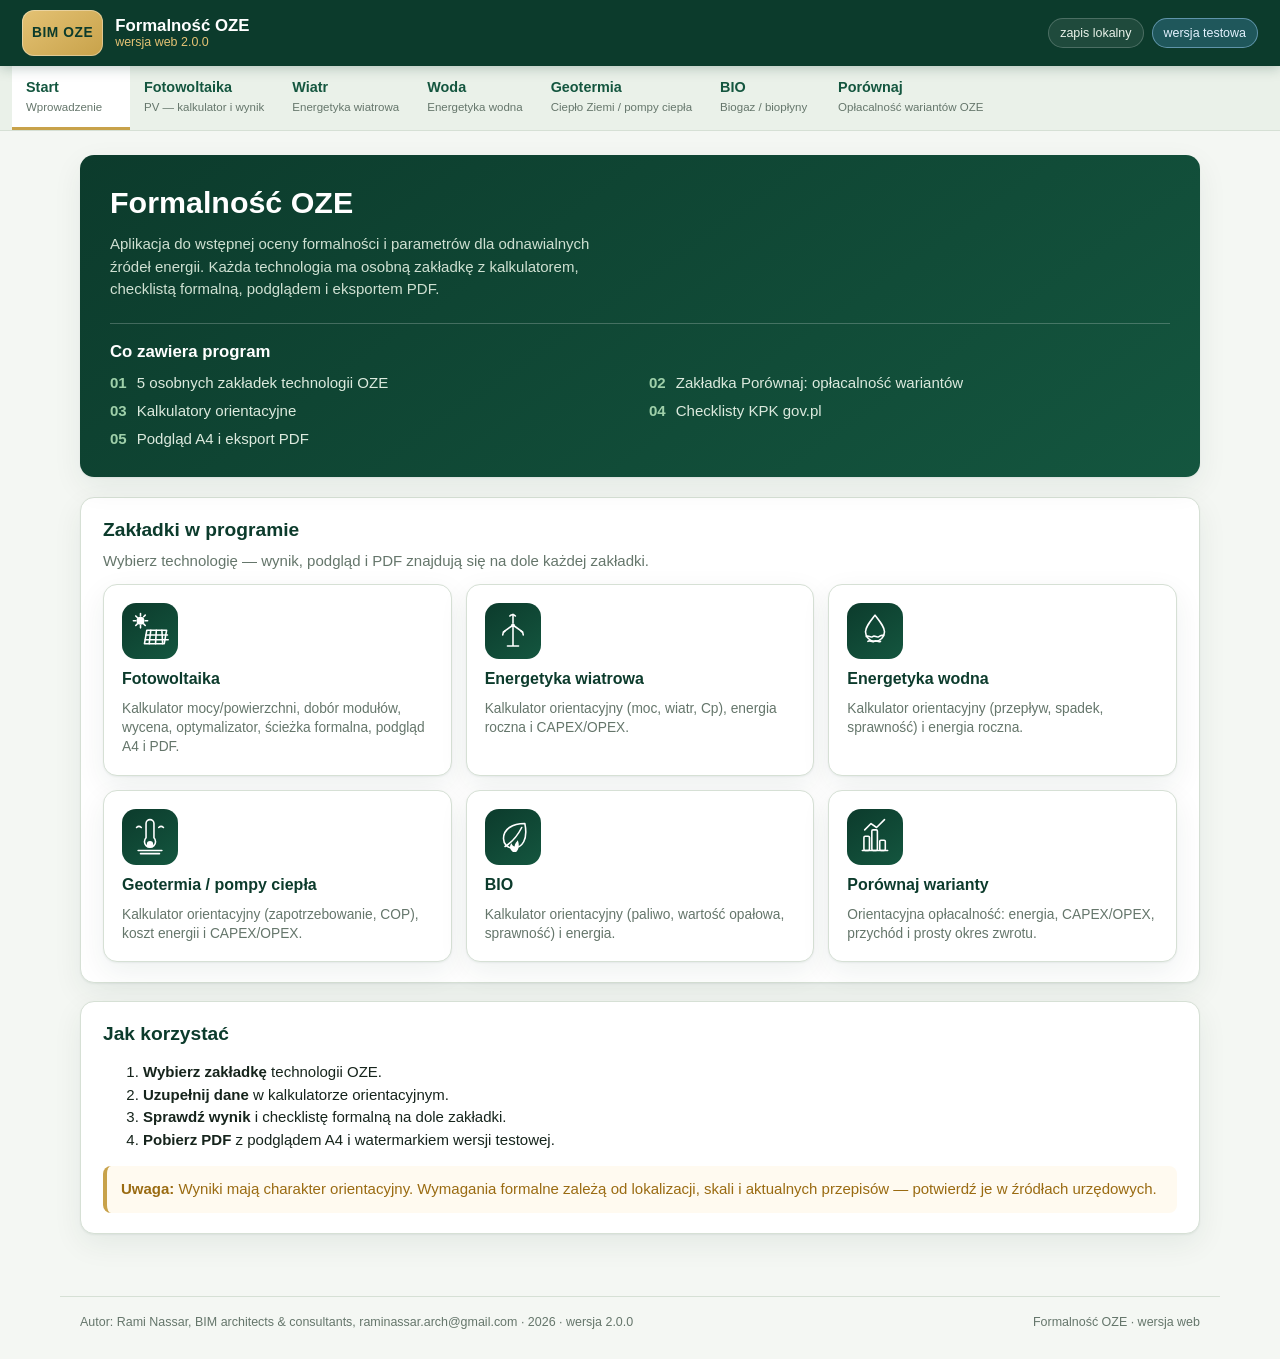
<file: index.html>
<!doctype html>
<html lang="pl">
<head>
<meta charset="utf-8">
<meta name="viewport" content="width=device-width, initial-scale=1">
<meta name="theme-color" content="#0C3B2C">
<meta name="description" content="Formalność OZE — osobne zakładki: Fotowoltaika, Wiatr, Woda, Geotermia, BIO. Kalkulatory, ścieżki formalne, podgląd i PDF w każdej zakładce.">
<title>Formalność OZE — wersja web 2.0</title>
<link rel="icon" href="favicon.svg" type="image/svg+xml">
<link rel="stylesheet" href="app.css?v=2.0.0i&n=18">
</head>
<body>
<div id="app">
  <div class="boot">
    <span class="logo">BIM OZE</span>
    <p>Wczytywanie programu…</p>
  </div>
</div>
<noscript>
  <div class="panel" style="margin:24px">
    <h2>JavaScript jest wyłączony</h2>
    <p>Ta wersja programu działa w całości w przeglądarce i wymaga włączonego JavaScriptu.</p>
  </div>
</noscript>

<script defer src="js/model.js?v=2.0.0i&n=18"></script>
<script defer src="js/payment.js?v=2.0.0i&n=18"></script>
<script defer src="js/pdf.js?v=2.0.0i&n=18"></script>
<script defer src="js/app.js?v=2.0.0i&n=18"></script>
</body>
</html>
</file>
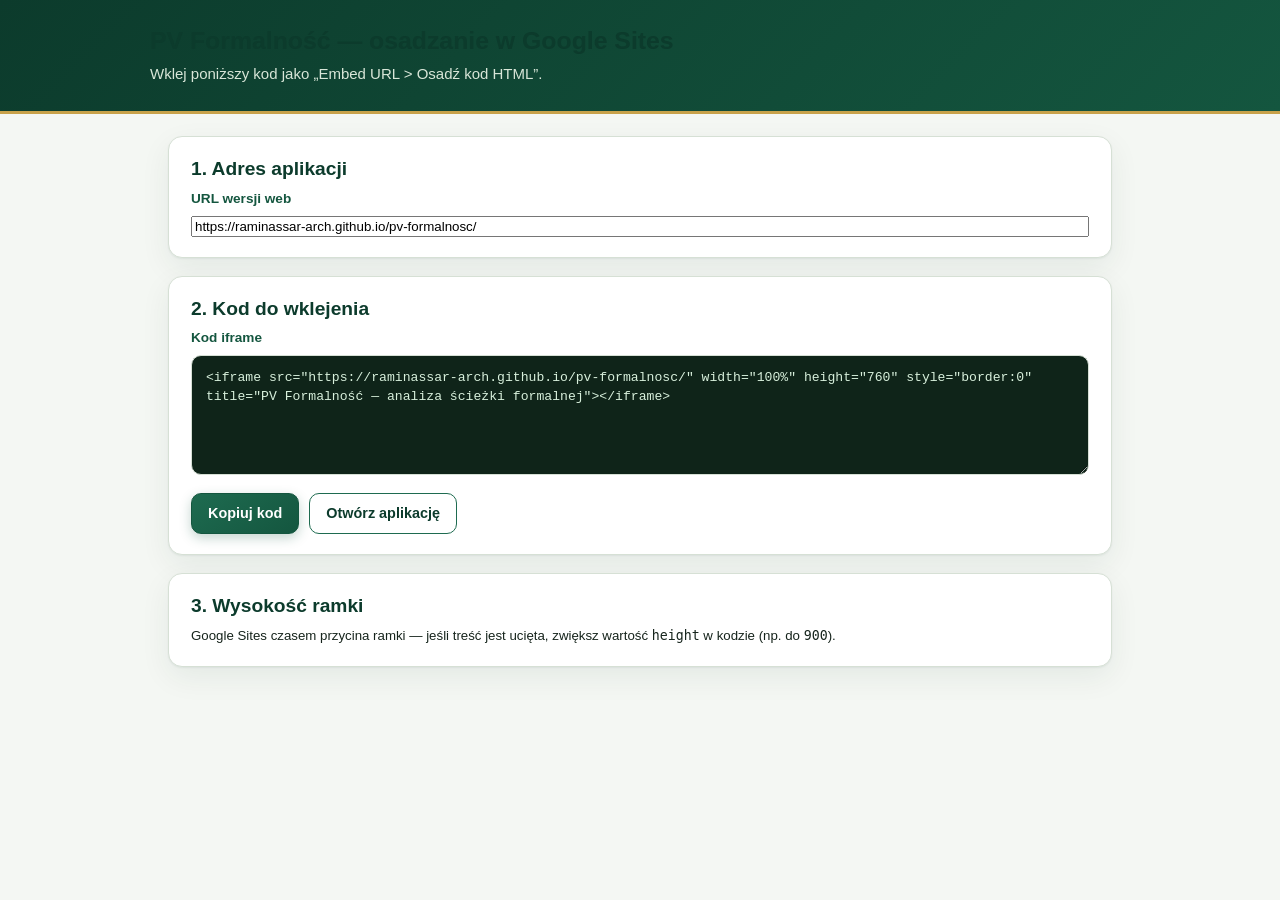
<file: embed.html>
<!doctype html>
<html lang="pl">
<head>
<meta charset="utf-8">
<meta name="viewport" content="width=device-width, initial-scale=1">
<title>PV Formalność — osadzanie w Google Sites</title>
<link rel="icon" href="favicon.svg" type="image/svg+xml">
<link rel="stylesheet" href="app.css">
<style>
  header.embed-head {
    background: linear-gradient(135deg, var(--green-deep), var(--green));
    color: #fff; padding: 26px 22px; border-bottom: 3px solid var(--gold);
  }
  header.embed-head .wrap, .embed-main { max-width: 980px; margin: 0 auto; }
  header.embed-head h1 { margin: 0; font-size: 1.55rem; }
  header.embed-head p { margin: 6px 0 0; color: #d8e6d8; }
  .embed-main { padding: 22px 18px 60px; }
  textarea {
    width: 100%; min-height: 120px; resize: vertical;
    padding: 12px 14px; border: 1px solid var(--border); border-radius: 10px;
    background: #0f2419; color: #d8f0dc;
    font-family: Consolas, "Courier New", monospace; font-size: .82rem; line-height: 1.5;
  }
</style>
</head>
<body>
<header class="embed-head"><div class="wrap">
  <h1>PV Formalność — osadzanie w Google Sites</h1>
  <p>Wklej poniższy kod jako „Embed URL > Osadź kod HTML”.</p>
</div></header>
<main class="embed-main">
  <section class="panel">
    <h2>1. Adres aplikacji</h2>
    <div class="field"><label class="field-label">URL wersji web</label>
      <input type="url" id="app-url" value="https://raminassar-arch.github.io/pv-formalnosc/"></div>
  </section>
  <section class="panel">
    <h2>2. Kod do wklejenia</h2>
    <div class="field"><label class="field-label">Kod iframe</label>
      <textarea id="code" readonly></textarea></div>
    <div class="row-actions">
      <button class="btn primary" id="copy">Kopiuj kod</button>
      <a class="btn" href="./">Otwórz aplikację</a>
    </div>
    <p class="small muted" id="msg"></p>
  </section>
  <section class="panel">
    <h2>3. Wysokość ramki</h2>
    <p class="small">Google Sites czasem przycina ramki — jeśli treść jest ucięta,
       zwiększ wartość <code>height</code> w kodzie (np. do <code>900</code>).</p>
  </section>
</main>
<script>
(function () {
  "use strict";
  const url = document.getElementById("app-url");
  const code = document.getElementById("code");
  const msg = document.getElementById("msg");
  function update() {
    code.value = '<iframe src="' + url.value.replace(/"/g, "&quot;") +
      '" width="100%" height="760" style="border:0" ' +
      'title="PV Formalność — analiza ścieżki formalnej"></iframe>';
    msg.textContent = "";
  }
  url.addEventListener("input", update);
  document.getElementById("copy").addEventListener("click", function () {
    code.select();
    try {
      document.execCommand("copy");
      msg.textContent = "Skopiowano.";
    } catch (e) {
      msg.textContent = "Zaznacz kod i skopiuj go ręcznie (Ctrl+C).";
    }
  });
  update();
})();
</script>
</body>
</html>
</file>
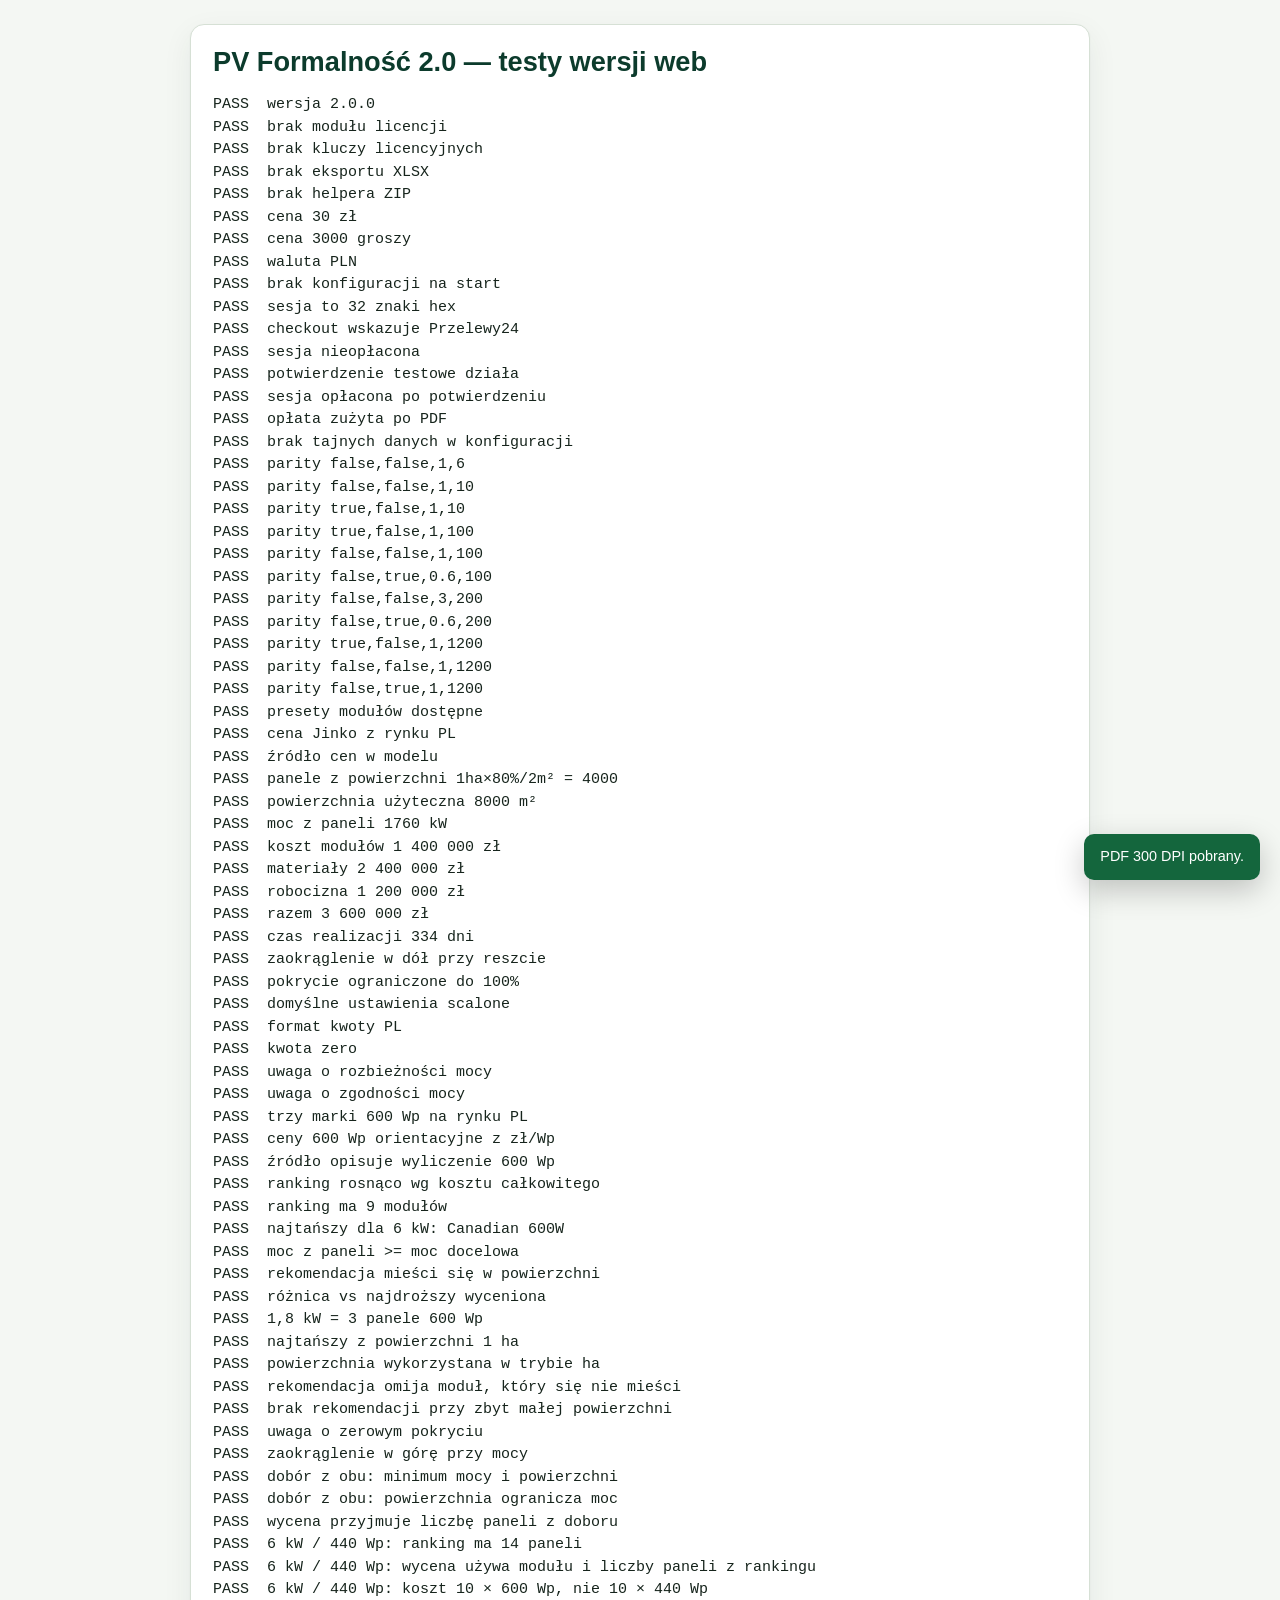
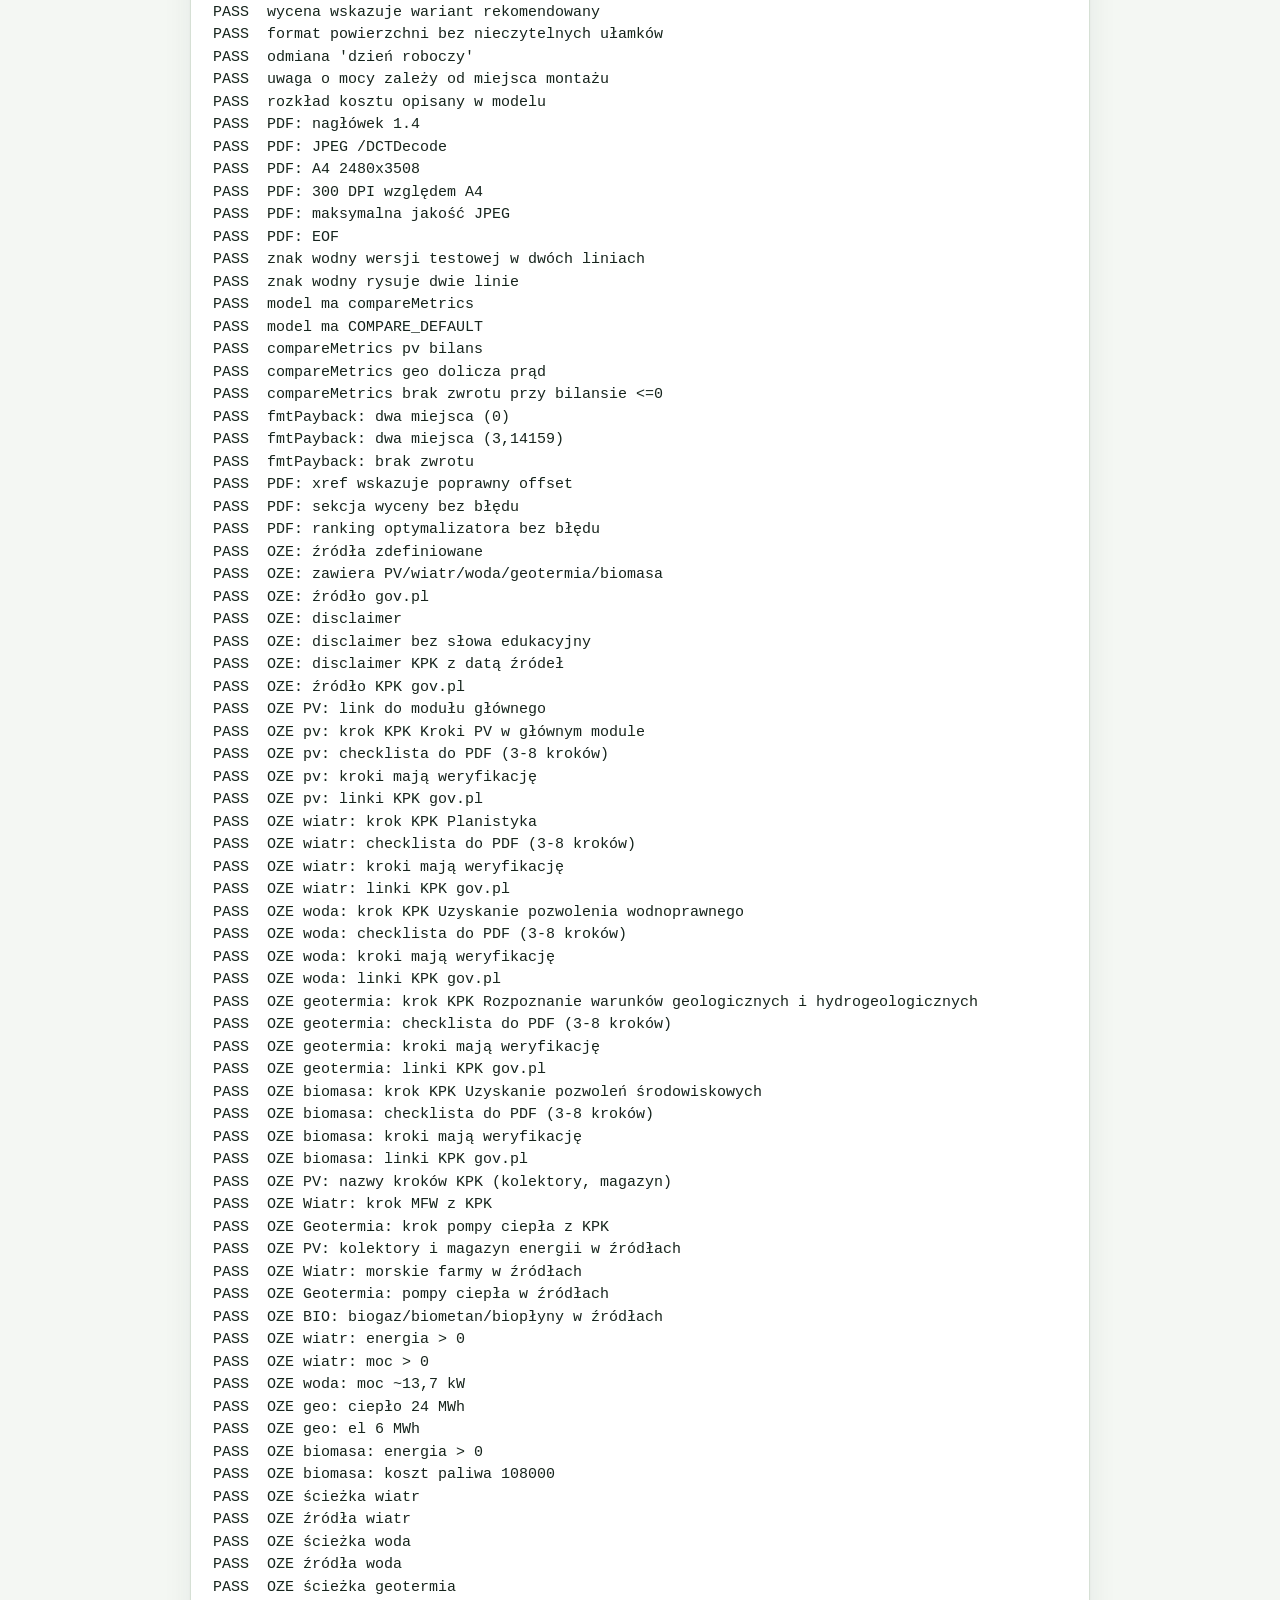
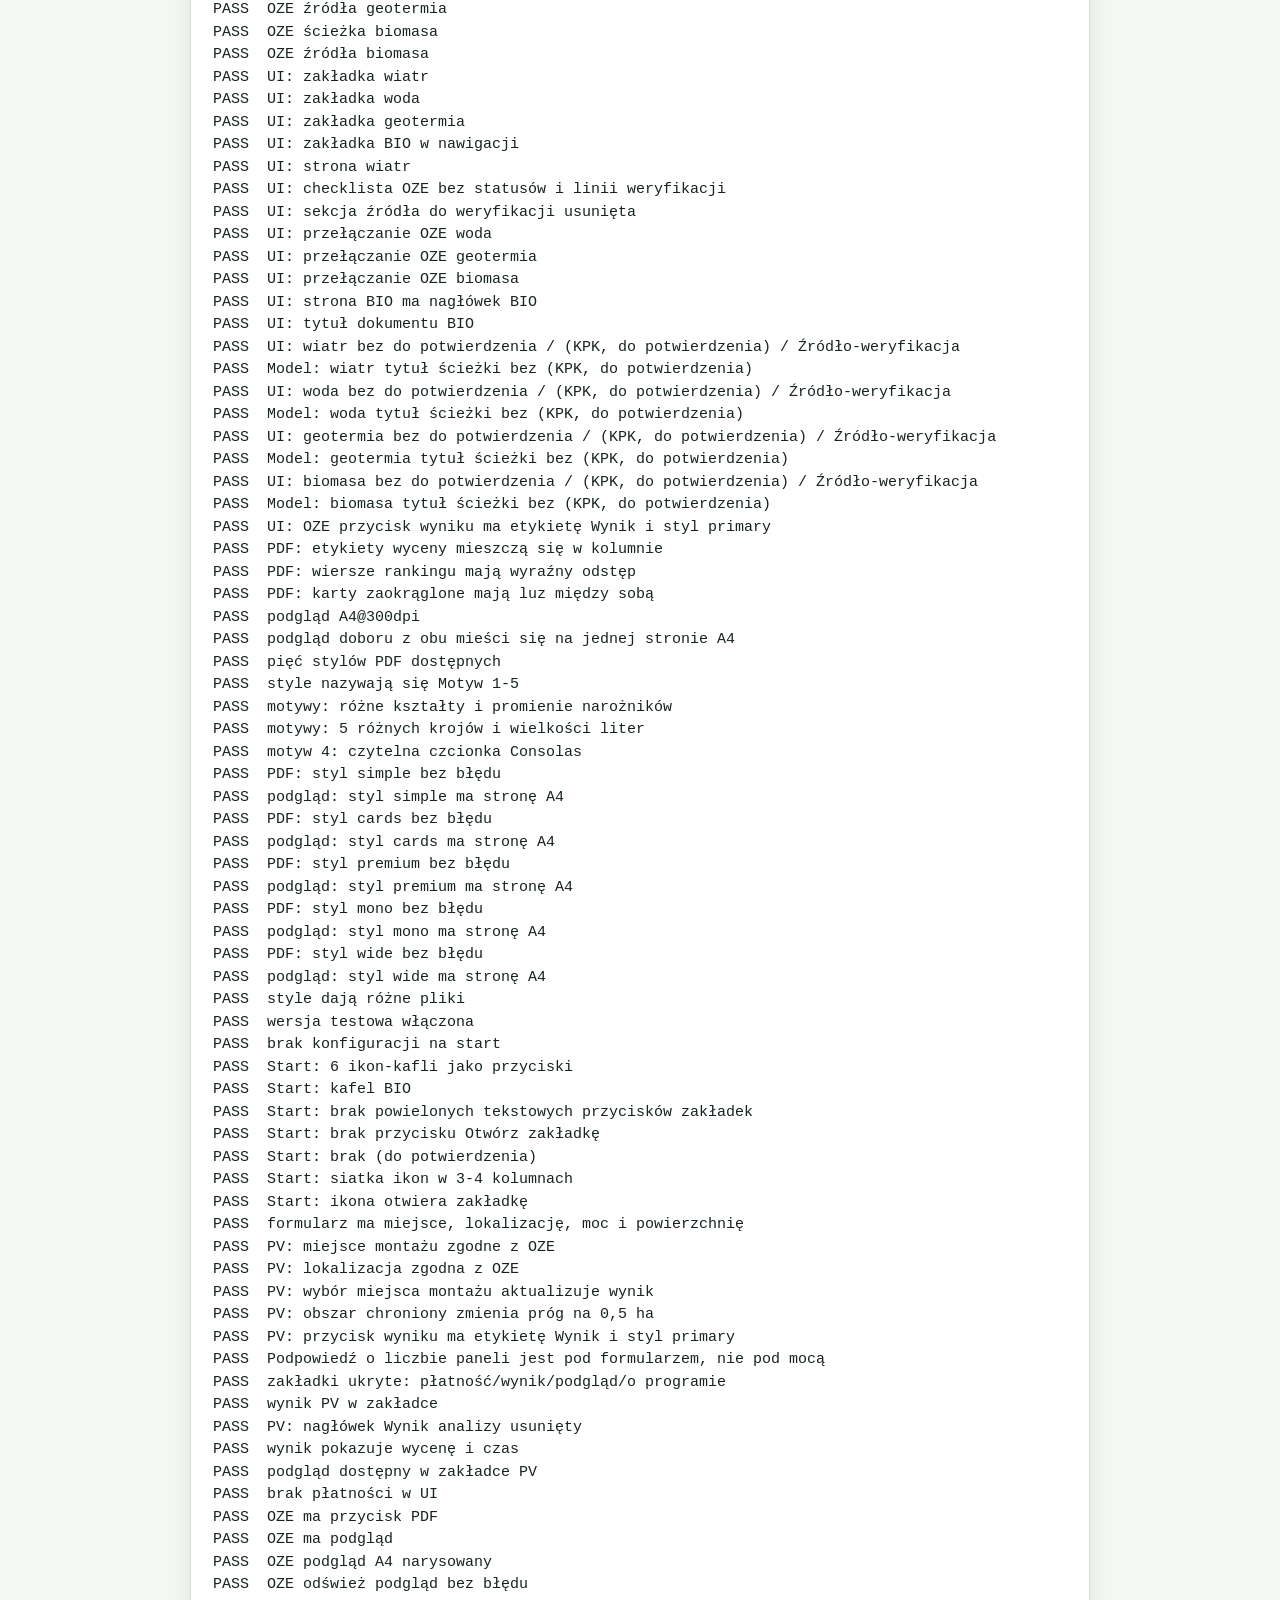
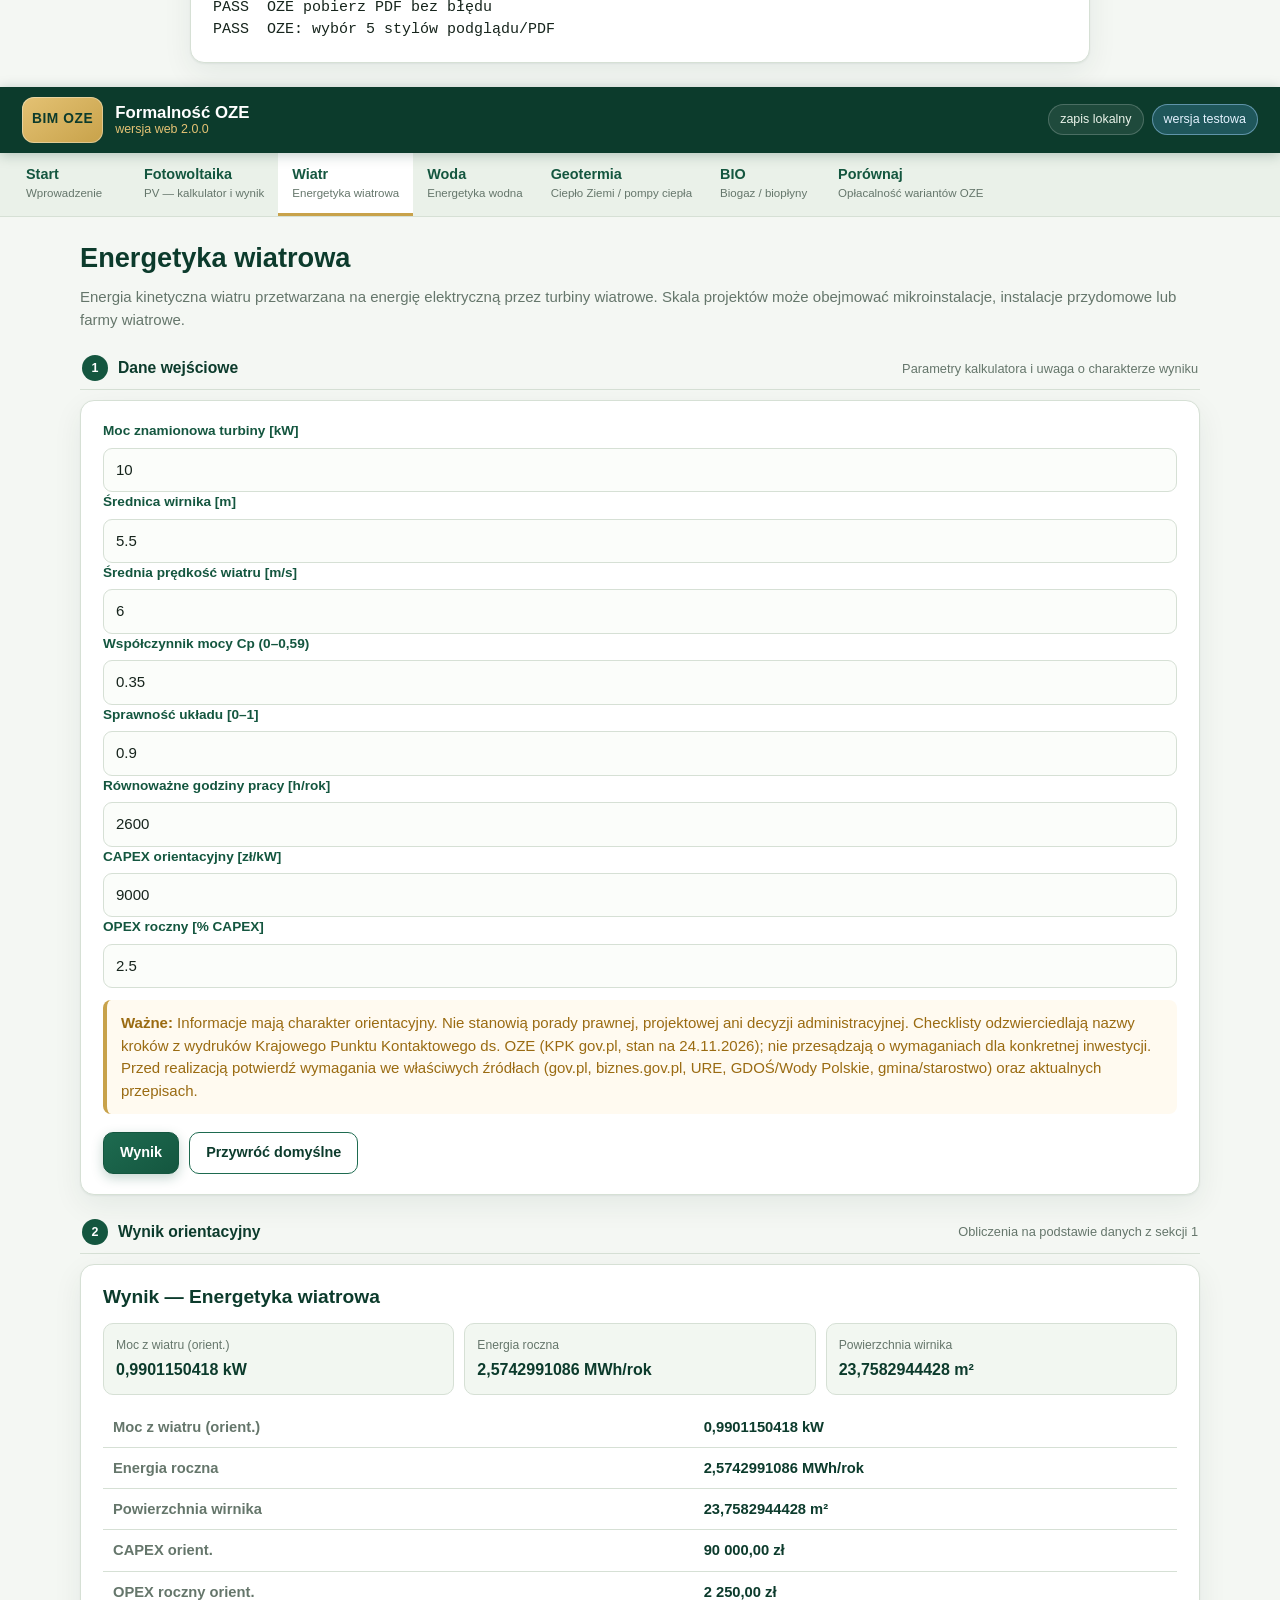
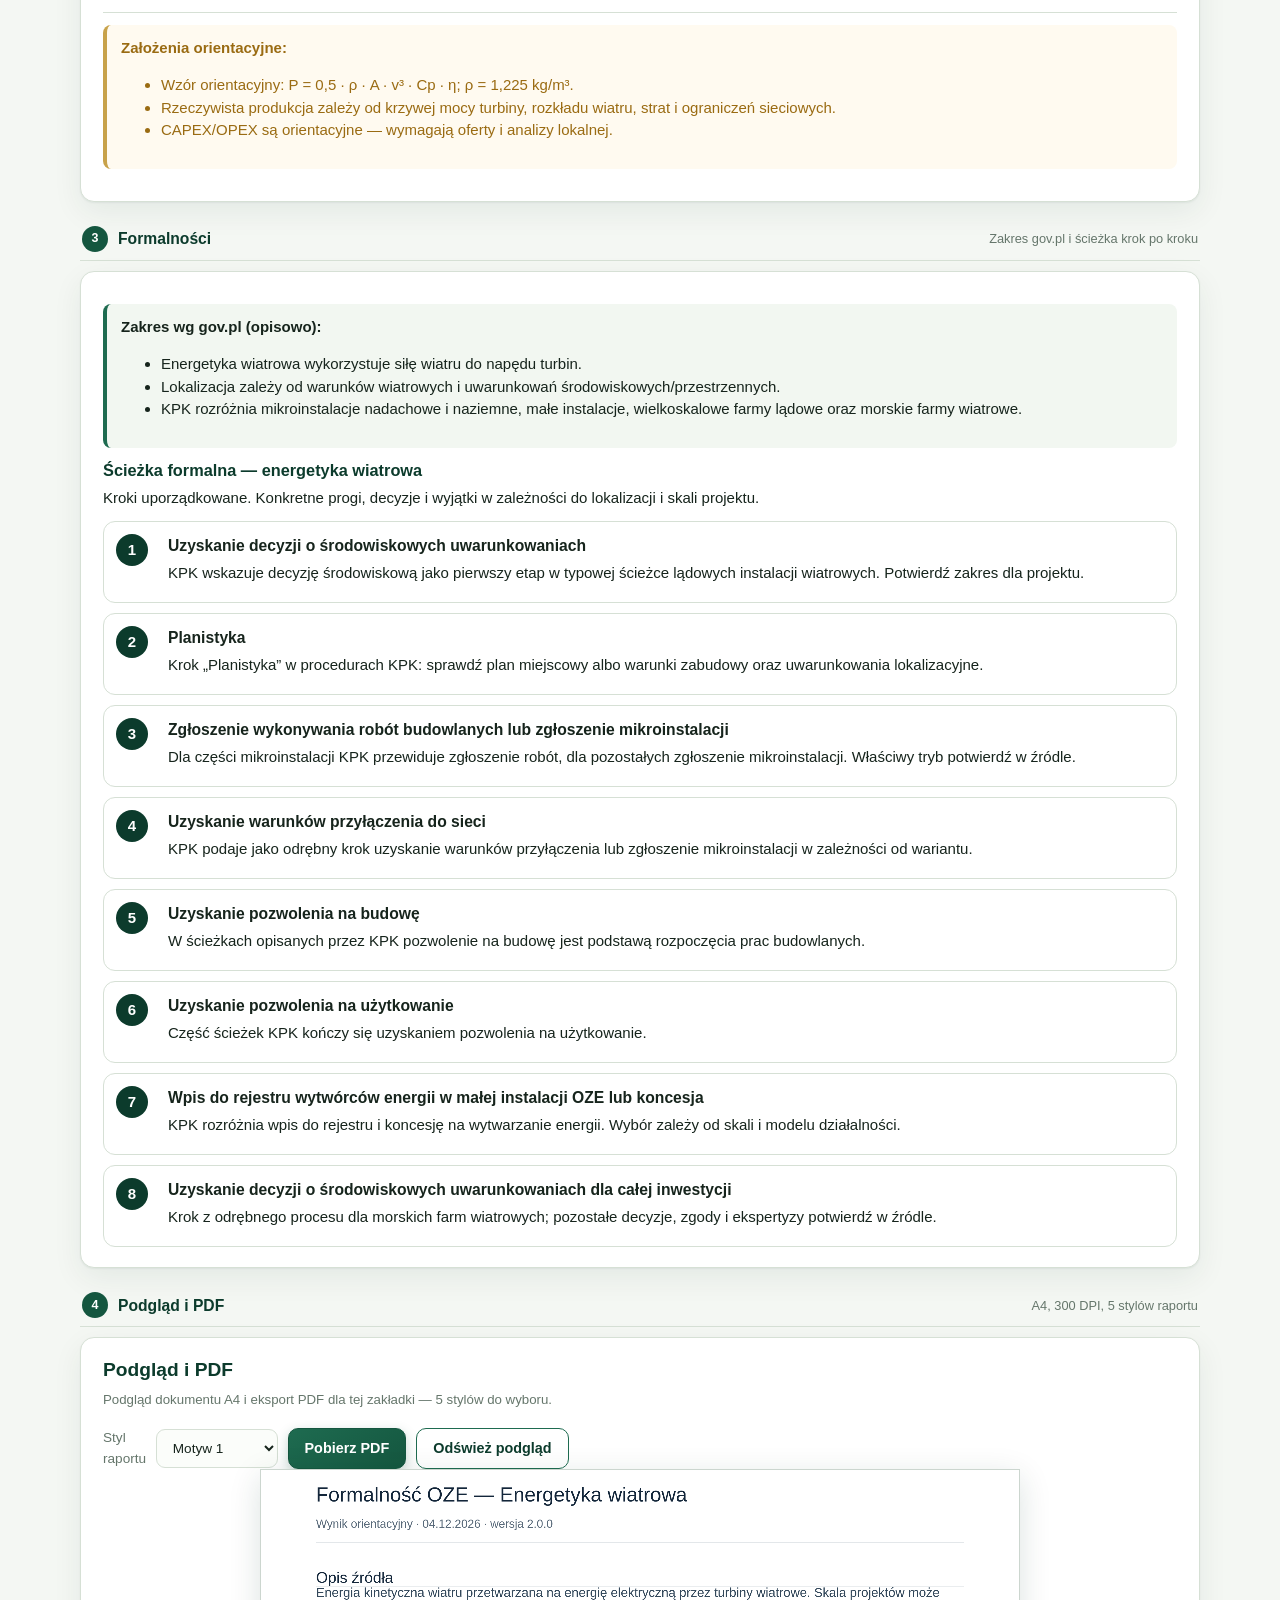
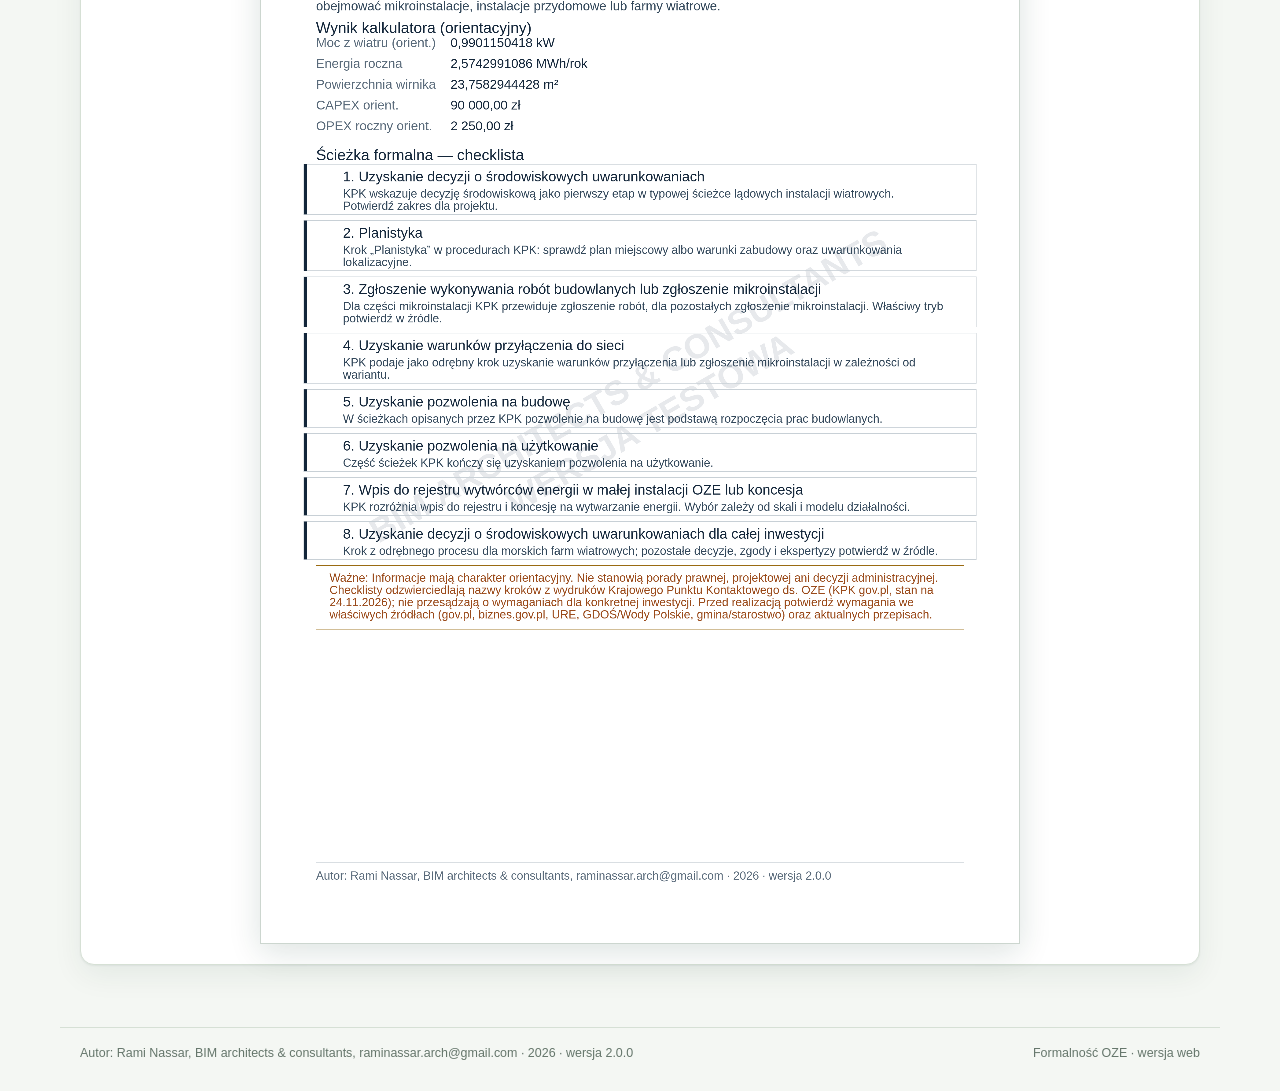
<file: tools/selftest.html>
﻿<!doctype html>
<html lang="pl">
<head>
<meta charset="utf-8">
<title>uruchamianie testów…</title>
<link rel="stylesheet" href="../app.css">
</head>
<body>
<div class="panel" style="max-width:900px;margin:24px auto">
  <h1>PV Formalność 2.0 — testy wersji web</h1>
  <pre id="out">Uruchamianie…</pre>
</div>
<div id="app"></div>

<script src="../js/model.js?v=2.0.0i&n=18"></script>
<script src="../js/payment.js?v=2.0.0i&n=18"></script>
<script src="../js/pdf.js?v=2.0.0i&n=18"></script>
<script src="../js/app.js?v=2.0.0i&n=18"></script>
<script>
(function () {
  "use strict";
  const out = document.getElementById("out");
  const lines = [];
  let pass = 0, fail = 0;
  const consoleErrors = [];
  let lastPdfPageCount = 0;
  const origConsoleError = console.error;
  console.error = function () {
    consoleErrors.push([].slice.call(arguments).join(" "));
    origConsoleError.apply(console, arguments);
  };
  window.addEventListener("error", function (e) { consoleErrors.push("window.onerror: " + e.message); });
  window.addEventListener("unhandledrejection", function (e) { consoleErrors.push("unhandledrejection: " + e.reason); });

  function ok(name, condition, detail) {
    if (condition) { pass++; lines.push("PASS  " + name); }
    else { fail++; lines.push("FAIL  " + name + (detail ? "  -> " + detail : "")); }
    out.textContent = lines.join("\n");
  }

  function finish() {
    lines.push("", "TOTAL " + pass + " PASS / " + fail + " FAIL");
    document.title = (fail ? "FAIL " : "PASS ") + pass + "/" + (pass + fail);
    out.textContent = lines.join("\n");
  }

  function nextTick() {
    return new Promise(function (res) { setTimeout(res, 60); });
  }
  function wait(ms) {
    return new Promise(function (res) { setTimeout(res, ms || 60); });
  }
  function previewPainted() {
    const c = document.querySelector("#preview-canvas");
    if (!c) return false;
    const d = c.getContext("2d").getImageData(10, 10, 1, 1).data;
    return d[3] === 255;
  }

  function headerPixel() {
    const c = document.querySelector("#preview-canvas");
    if (!c) return "";
    const d = c.getContext("2d").getImageData(20, 20, 1, 1).data;
    return [d[0], d[1], d[2]].join(",");
  }

  // Przechwyć napisy rysowane na stronie PDF i wskaż kolizje oraz wyjścia poza marginesy.
  async function pdfTextOverlaps(btnSel) {
    const orig = CanvasRenderingContext2D.prototype.fillText;
    const docProto = Object.getPrototypeOf(window.PVPdf.createDoc("premium"));
    const origCardRect = docProto.cardRect, cards = [];
    docProto.cardRect = function (y, h) {
      cards.push({ y: Number(y), h: Number(h) });
      return origCardRect.apply(this, arguments);
    };
    const log = [];
    let page = 0;
    CanvasRenderingContext2D.prototype.fillText = function (text, x, y) {
      if (this.canvas.width === 2480 && this.globalAlpha >= 0.5 &&
          this.textBaseline === "top") {
        if (!this.canvas.__testPage) this.canvas.__testPage = ++page;
        const s = String(text);
        const w = this.measureText(s).width;
        const px = parseFloat((/([\d.]+)px/.exec(this.font) || [0, 16])[1]);
        log.push({ page: this.canvas.__testPage, text: s, x: Number(x), y: Number(y),
                   w: w, h: px * 1.12, align: this.textAlign });
      }
      return orig.apply(this, arguments);
    };
    try {
      const btn = document.querySelector(btnSel);
      if (!btn) return ["brak przycisku: " + btnSel];
      btn.click();
      await wait(700);
    } finally {
      CanvasRenderingContext2D.prototype.fillText = orig;
      docProto.cardRect = origCardRect;
    }
    const orderedCards = cards.slice().sort(function (a, b) { return a.y - b.y; });
    const cardGaps = [];
    for (let i = 1; i < orderedCards.length; i++) {
      if (orderedCards[i].y > orderedCards[i - 1].y + 1) {
        cardGaps.push(orderedCards[i].y - orderedCards[i - 1].y - orderedCards[i - 1].h);
      }
    }
    window.__lastPdfCardGaps = cardGaps;
    const box = function (o) {
      let x = o.x;
      if (o.align === "center") x -= o.w / 2;
      else if (o.align === "right") x -= o.w;
      return { x0: x, y0: o.y, x1: x + o.w, y1: o.y + o.h };
    };
    const hits = [];
    for (let i = 0; i < log.length; i++) for (let j = i + 1; j < log.length; j++) {
      const a = log[i], b = log[j];
      if (a.page !== b.page) continue;
      const A = box(a), B = box(b);
      const ix = Math.min(A.x1, B.x1) - Math.max(A.x0, B.x0);
      const iy = Math.min(A.y1, B.y1) - Math.max(A.y0, B.y0);
      if (ix <= 2 || iy <= 2) continue;
      const smaller = Math.min((A.x1-A.x0)*(A.y1-A.y0), (B.x1-B.x0)*(B.y1-B.y0));
      if (ix * iy / smaller < 0.12) continue;
      hits.push(a.text.slice(0, 32) + " <> " + b.text.slice(0, 32));
    }
    log.forEach(function (o) {
      const B = box(o);
      if (B.x0 < 85 || B.x1 > 1155 || B.y1 > 1740) {
        hits.push("poza marginesem: " + o.text.slice(0, 32));
      }
      if (o.text.indexOf("…") >= 0 || o.text.indexOf("...") >= 0) {
        hits.push("skrócony napis: " + o.text.slice(0, 32));
      }
      if (o.align === "right") {
        hits.push("wyrównanie do prawej: " + o.text.slice(0, 32));
      }
    });
    window.__lastPdfTexts = log.map(function (o) { return o.text; });
    return hits;
  }

  // Przechwyć obraz JPEG, który trafia do PDF — bez faktycznego pobierania pliku.
  async function capturePdfImage(btnSel) {
    const pdf = window.PVPdf;
    const orig = pdf.buildPdf;
    let captured = null;
    pdf.buildPdf = function (images) {
      lastPdfPageCount = images ? images.length : 0;
      const bytes = images && images[0] && images[0].bytes;
      if (bytes && bytes.length) {
        captured = new Uint8Array(bytes);
        return new Uint8Array([37, 80, 68, 70, 45, 49, 46, 52]);
      }
      return orig.apply(pdf, arguments);
    };
    try {
      const btn = document.querySelector(btnSel);
      if (!btn) return null;
      btn.click();
      await wait(600);
    } finally {
      pdf.buildPdf = orig;
    }
    return captured;
  }

  // PV używa bezpośrednio PVPdf.renderPdf(theme) — sprawdź przekazany motyw.
  async function captureRenderTheme(btnSel) {
    const pdf = window.PVPdf;
    const orig = pdf.renderPdf;
    let seen = null;
    pdf.renderPdf = function (r, e, o, theme) {
      seen = theme;
      return new Uint8Array([37, 80, 68, 70, 45, 49, 46, 52]);
    };
    try {
      const btn = document.querySelector(btnSel);
      if (!btn) return null;
      btn.click();
      await wait(400);
    } finally {
      pdf.renderPdf = orig;
    }
    return seen;
  }

  function bytesFingerprint(bytes) {
    if (!bytes) return "";
    return bytes.length + ":" + Array.prototype.map.call(bytes.subarray(0, 64), function (b) { return b; }).join(",");
  }

  async function setTheme(id) {
    const sel = document.querySelector("#f-pdf-theme");
    if (!sel) return false;
    sel.value = id;
    sel.dispatchEvent(new Event("change", { bubbles: true }));
    await wait(320);
    return true;
  }

  function domReady() {
    if (document.readyState !== "loading") return Promise.resolve();
    return new Promise(function (res) {
      document.addEventListener("DOMContentLoaded", res, { once: true });
    });
  }

  async function run() {
    const M = window.PVModel, P = window.PVPayment;

    // --- wersja i usunięte podsystemy -------------------------------------
    ok("wersja 2.0.0", M.VERSION === "2.0.0", M.VERSION);
    ok("brak modułu licencji", !window.PVLicense);
    ok("brak kluczy licencyjnych", !window.PVKeys);
    ok("brak eksportu XLSX", !window.PVXlsx);
    ok("brak helpera ZIP", !window.PVZip);

    // --- bramka płatności --------------------------------------------------
    P.clearConfig();
    P.reset();
    ok("cena 30 zł", P.PRICE_ZL === 30);
    ok("cena 3000 groszy", P.PRICE_GROSZE === 3000);
    ok("waluta PLN", P.CURRENCY === "PLN");
    ok("brak konfiguracji na start", P.configured() === false);
    const session = P.newSession();
    ok("sesja to 32 znaki hex", /^[0-9a-f]{32}$/.test(session), session);
    ok("checkout wskazuje Przelewy24", P.checkoutUrl(session).indexOf("przelewy24.pl") >= 0);
    ok("sesja nieopłacona", P.isPaid(session) === false);
    ok("potwierdzenie testowe działa", P.confirmTest(session) === true);
    ok("sesja opłacona po potwierdzeniu", P.isPaid(session) === true);
    P.consume(session);
    ok("opłata zużyta po PDF", P.isPaid(session) === false);
    ok("brak tajnych danych w konfiguracji",
       JSON.stringify(P.config()).indexOf("crc") < 0 &&
       JSON.stringify(P.config()).indexOf("apiKey") < 0);
    P.reset();

    // --- zgodność kalkulatora z desktopem ---------------------------------
    // [roof, protected, ha, kw] -> [ścieżka, liczba kroków, E, P, uwaga]
    const cases = [
      [[false,false,1,6],    [1,1,0,0,0]],
      [[false,false,1,10],   [2,3,0,0,0]],
      [[true,false,1,10],    [2,3,0,0,0]],
      [[true,false,1,100],   [3,4,0,0,0]],
      [[false,false,1,100],  [5,5,0,0,0]],
      [[false,true,0.6,100], [5,5,1,0,1]],
      [[false,false,3,200],  [7,6,1,1,0]],
      [[false,true,0.6,200], [7,6,1,1,0]],
      [[true,false,1,1200],  [8,5,0,1,0]],
      [[false,false,1,1200], [9,6,0,1,0]],
      [[false,true,1,1200],  [10,7,1,1,0]],
    ];
    cases.forEach(function (item) {
      const c = item[0], e = item[1];
      const r = M.calculate(c[0], c[1], c[2], c[3], "p", "l");
      const got = [r.path_no, r.steps.length, r.env ? 1 : 0, r.perm ? 1 : 0, r.warning ? 1 : 0];
      ok("parity " + c.join(","), JSON.stringify(got) === JSON.stringify(e), JSON.stringify(got));
    });

    // --- liczba paneli, koszty i czas realizacji (tylko web) ----------------
    ok("presety modułów dostępne", M.MODULE_PRESETS.length >= 5,
       String(M.MODULE_PRESETS.length));
    const jinko = M.MODULE_PRESETS.filter(function (m) { return m.id === "jinko440"; })[0];
    ok("cena Jinko z rynku PL", !!jinko && jinko.wp === 440 && jinko.price === 350,
       JSON.stringify(jinko));
    ok("źródło cen w modelu", M.COST_SOURCE_LINE.indexOf("bursatm.pl") >= 0 &&
       M.COST_SOURCE_LINE.indexOf("e-greenpower.pl") >= 0);

    const estOpts = {
      panelWp: 440, panelAreaM2: 2, coveragePct: 80,
      modulePriceZl: 350, bosPerPanelZl: 250,
      laborPerPanelZl: 300, panelsPerDay: 12,
    };
    const est = M.estimate(1, 6, estOpts);
    ok("panele z powierzchni 1ha×80%/2m² = 4000", est.panels === 4000, String(est.panels));
    ok("powierzchnia użyteczna 8000 m²", est.usableAreaM2 === 8000, String(est.usableAreaM2));
    ok("moc z paneli 1760 kW", Math.abs(est.installedKw - 1760) < 0.001,
       String(est.installedKw));
    ok("koszt modułów 1 400 000 zł", est.moduleZl === 1400000, String(est.moduleZl));
    ok("materiały 2 400 000 zł", est.materialZl === 2400000, String(est.materialZl));
    ok("robocizna 1 200 000 zł", est.laborZl === 1200000, String(est.laborZl));
    ok("razem 3 600 000 zł", est.totalZl === 3600000, String(est.totalZl));
    ok("czas realizacji 334 dni", est.days === 334, String(est.days));
    ok("zaokrąglenie w dół przy reszcie",
       M.estimate(1, 6, { panelAreaM2: 3, coveragePct: 100 }).panels === 3333);
    ok("pokrycie ograniczone do 100%",
       M.estimate(1, 6, { coveragePct: 150 }).options.coveragePct === 100);
    ok("domyślne ustawienia scalone", M.estimateOptions().panelWp === 440 &&
       M.estimateOptions().coveragePct === 80);
    ok("format kwoty PL", /^\d[\d\u00A0 ]*,\d{2} zł$/.test(M.money(2526000)),
       JSON.stringify(M.money(2526000)));
    ok("kwota zero", M.money(0) === "0,00 zł", M.money(0));
    ok("uwaga o rozbieżności mocy", est.powerNote.indexOf("różni się") >= 0, est.powerNote);
    ok("uwaga o zgodności mocy",
       M.estimate(1, 1760, estOpts).powerNote.indexOf("zgodna") >= 0);

    // --- moduły 600 Wp i dobór najtańszego wariantu ------------------------
    const six = ["jinko600", "longi600", "canadian600"].map(function (id) {
      return M.MODULE_PRESETS.filter(function (m) { return m.id === id; })[0];
    });
    ok("trzy marki 600 Wp na rynku PL",
       six.length === 3 && six.every(function (m) {
         return !!m && m.wp === 600 && m.area === 2.70;
       }), JSON.stringify(six));
    ok("ceny 600 Wp orientacyjne z zł/Wp",
       six.map(function (m) { return m.price; }).join(",") === "470,490,455",
       six.map(function (m) { return m.price; }).join(","));
    ok("źródło opisuje wyliczenie 600 Wp",
       M.COST_SOURCE_LINE.indexOf("600 Wp") >= 0 &&
       M.COST_SOURCE_LINE.indexOf("0,76–0,82 zł/Wp") >= 0);

    const optPower = M.optimize("power", 1, 6, estOpts);
    ok("ranking rosnąco wg kosztu całkowitego",
       optPower.list.every(function (x, i) {
         return i === 0 || optPower.list[i - 1].totalZl <= x.totalZl;
       }));
    ok("ranking ma 9 modułów", optPower.list.length === 9, String(optPower.list.length));
    ok("najtańszy dla 6 kW: Canadian 600W",
       optPower.cheapest.id === "canadian600" && optPower.cheapest.panels === 10 &&
       optPower.cheapest.totalZl === 10050,
       JSON.stringify(optPower.cheapest));
    ok("moc z paneli >= moc docelowa",
       optPower.cheapest.installedKw >= 6 && optPower.cheapest.installedKw < 6.6,
       String(optPower.cheapest.installedKw));
    ok("rekomendacja mieści się w powierzchni",
       optPower.recommended && optPower.recommended.id === "canadian600" &&
       optPower.recommended.fitsArea);
    ok("różnica vs najdroższy wyceniona",
       optPower.savingsZl === 3012, String(optPower.savingsZl));

    const three = M.optimize("power", 1, 1.8, estOpts).cheapest;
    ok("1,8 kW = 3 panele 600 Wp",
       three.id === "canadian600" && three.panels === 3 &&
       Math.abs(three.installedKw - 1.8) < 1e-9 && three.totalZl === 3015,
       JSON.stringify(three));

    const optArea = M.optimize("area", 1, 6, estOpts);
    ok("najtańszy z powierzchni 1 ha",
       optArea.cheapest.id === "canadian600" && optArea.cheapest.panels === 2962 &&
       optArea.cheapest.totalZl === 2976810,
       JSON.stringify(optArea.cheapest));
    ok("powierzchnia wykorzystana w trybie ha",
       Math.abs(optArea.cheapest.neededM2 - 2962 * 2.70) < 1e-6);

    const tight = M.optimize("power", 0.00325, 6, estOpts);
    ok("rekomendacja omija moduł, który się nie mieści",
       tight.cheapest.id === "canadian600" && tight.recommended.id === "longi445",
       JSON.stringify([tight.cheapest.id, tight.recommended && tight.recommended.id]));
    ok("brak rekomendacji przy zbyt małej powierzchni",
       M.optimize("power", 0.001, 6, estOpts).recommended === null);
    ok("uwaga o zerowym pokryciu",
       M.optimize("power", 1, 6, { coveragePct: 0 }).note.indexOf("Pokrycie") >= 0);
    ok("zaokrąglenie w górę przy mocy",
       M.optimize("power", 1, 6.1, estOpts).cheapest.panels === 11);

    const both = M.optimize("both", 1, 6, estOpts);
    ok("dobór z obu: minimum mocy i powierzchni",
       both.mode === "both" && both.recommended &&
       both.recommended.panels === Math.min(both.recommended.powerPanels,
                                           both.recommended.areaPanels) &&
       both.recommended.meetsPower,
       JSON.stringify(both.recommended));
    const bothTight = M.optimize("both", 0.001, 6, estOpts);
    ok("dobór z obu: powierzchnia ogranicza moc",
       bothTight.recommended && bothTight.recommended.panels > 0 &&
       !bothTight.recommended.meetsPower &&
       /Powierzchnia .* ogranicza moc/.test(bothTight.note),
       bothTight.note);
    ok("wycena przyjmuje liczbę paneli z doboru",
       M.estimate(1, 6, estOpts, 17).panels === 17 &&
       M.estimate(1, 6, estOpts, 17).panelsFromOverride === true);

    // --- spójność wyceny z rankingu i poprawne językowo opisy ---------------
    const defectData = { preset: "jinko440" };
    const defectOpt = M.optimize("both", 1, 6, defectData, M.PLACE_GROUND);
    const defectEst = M.estimateFromOptimizer(1, 6, defectData, defectOpt, M.PLACE_GROUND);
    const jinkoRow = defectOpt.list.filter(function (x) { return x.id === "jinko440"; })[0];
    ok("6 kW / 440 Wp: ranking ma 14 paneli", !!jinkoRow && jinkoRow.panels === 14,
       JSON.stringify(jinkoRow));
    ok("6 kW / 440 Wp: wycena używa modułu i liczby paneli z rankingu",
       defectEst.panels === defectOpt.recommended.panels &&
       defectEst.panelWp === defectOpt.recommended.wp &&
       defectEst.recommendedId === defectOpt.recommended.id,
       JSON.stringify([defectEst.panels, defectEst.panelWp, defectEst.recommendedId]));
    ok("6 kW / 440 Wp: koszt 10 × 600 Wp, nie 10 × 440 Wp",
       defectEst.panels === 10 && defectEst.moduleZl === 4550 &&
       defectEst.totalZl === 10050,
       JSON.stringify([defectEst.panels, defectEst.moduleZl, defectEst.totalZl]));
    ok("wycena wskazuje wariant rekomendowany",
       (defectEst.selectionScope || "").indexOf(defectOpt.recommended.name) >= 0 &&
       (defectEst.selectionScope || "").indexOf("10 szt.") >= 0,
       defectEst.selectionScope);
    ok("format powierzchni bez nieczytelnych ułamków",
       M.fmtArea(25.35) === "25,4" && M.fmtArea(0.0033) === "0" &&
       String(M.fmtArea(0.0033)).indexOf("0,0033") < 0,
       M.fmtArea(25.35) + " / " + M.fmtArea(0.0033));
    ok("odmiana 'dzień roboczy'",
       M.daysPl(1) === "1 dzień roboczy" && M.daysPl(2) === "2 dni robocze" &&
       M.daysPl(5) === "5 dni roboczych" && M.daysPl(21) === "21 dzień roboczy",
       [M.daysPl(1), M.daysPl(2), M.daysPl(5), M.daysPl(21)].join(" | "));
    const groundNote = M.estimate(0.00325, 6, defectData, 10, M.PLACE_GROUND).powerNote;
    const roofNote = M.estimate(0.00325, 6, defectData, 10, M.PLACE_ROOF).powerNote;
    ok("uwaga o mocy zależy od miejsca montażu",
       groundNote.indexOf("pokrycia dachu") < 0 &&
       groundNote.indexOf("powierzchnię terenu") >= 0 &&
       roofNote.indexOf("pokrycie dachu") >= 0,
       groundNote + " | " + roofNote);
    ok("rozkład kosztu opisany w modelu",
       M.COST_BREAKDOWN_LINE.indexOf("moduły") >= 0 &&
       M.COST_BREAKDOWN_LINE.indexOf("BOS") >= 0 &&
       M.COST_BREAKDOWN_LINE.indexOf("robociznę") >= 0);

    // --- PDF ----------------------------------------------------------------
    const r = M.calculate(false, false, 1, 6, M.PLACE_GROUND, M.LOC_NORMAL);
    const pdf = await window.PVPdf.renderPdf(r);
    const dec = new TextDecoder();
    const head = dec.decode(pdf.slice(0, 8));
    const tail = dec.decode(pdf.slice(-16));
    const text = dec.decode(pdf);
    ok("PDF: nagłówek 1.4", head === "%PDF-1.4", head);
    ok("PDF: JPEG /DCTDecode", text.indexOf("/DCTDecode") >= 0);
    ok("PDF: A4 2480x3508", text.indexOf("/Width 2480 /Height 3508") >= 0);
    const imgDim = text.match(/\/Width (\d+) \/Height (\d+)/);
    const dpiX = imgDim ? Number(imgDim[1]) / (window.PVPdf.constants.PAGE_W / 72) : 0;
    const dpiY = imgDim ? Number(imgDim[2]) / (window.PVPdf.constants.PAGE_H / 72) : 0;
    ok("PDF: 300 DPI względem A4",
       Math.abs(dpiX - 300) < 1 && Math.abs(dpiY - 300) < 1,
       dpiX.toFixed(2) + " x " + dpiY.toFixed(2));
    ok("PDF: maksymalna jakość JPEG",
       window.PVPdf.constants.JPEG_QUALITY === 1,
       String(window.PVPdf.constants.JPEG_QUALITY));
    ok("PDF: EOF", tail.indexOf("%%EOF") >= 0, JSON.stringify(tail));
    ok("znak wodny wersji testowej w dwóch liniach",
       window.PVPdf.watermark === "BIM ARCHITECTS & CONSULTANTS\nWERSJA TESTOWA" &&
       window.PVPdf.watermarkLines.length === 2 &&
       window.PVPdf.watermarkLines[0] === "BIM ARCHITECTS & CONSULTANTS" &&
       window.PVPdf.watermarkLines[1] === "WERSJA TESTOWA" &&
       typeof window.PVPdf.drawWatermark === "function",
       String(window.PVPdf.watermark));
    const wmCalls = [];
    window.PVPdf.drawWatermark({
      save: function () {}, restore: function () {}, translate: function () {}, rotate: function () {},
      fillText: function (line) { wmCalls.push(line); }
    }, "#000000");
    ok("znak wodny rysuje dwie linie",
       wmCalls.length === 2 && wmCalls[0] === "BIM ARCHITECTS & CONSULTANTS" && wmCalls[1] === "WERSJA TESTOWA",
       wmCalls.join(" | "));

    // --- porównanie OZE --------------------------------------------------------
    ok("model ma compareMetrics", typeof M.compareMetrics === "function");
    ok("model ma COMPARE_DEFAULT", !!M.COMPARE_DEFAULT && M.COMPARE_DEFAULT.pricePlnMwh > 0);
    var cmpPv = M.compareMetrics("pv", {energyMwhYear:10, capexPln:20000, opexPlnYear:200}, {}, {pricePlnMwh:800});
    ok("compareMetrics pv bilans", Math.abs(cmpPv.netPlnYear - 7800) < 0.01, cmpPv.netPlnYear);
    var cmpGeo = M.compareMetrics("geotermia", {heatMwhYear:20, capexPln:50000, opexPlnYear:500, electricityCostPlnYear:1000}, {}, {pricePlnMwh:700});
    ok("compareMetrics geo dolicza prąd", Math.abs(cmpGeo.opexPlnYear - 1500) < 0.01, cmpGeo.opexPlnYear);
    ok("compareMetrics brak zwrotu przy bilansie <=0", M.compareMetrics("wiatr",{energyMwhYear:1,capexPln:1000,opexPlnYear:2000},{},{pricePlnMwh:100}).paybackYears === null);
    ok("fmtPayback: dwa miejsca (0)", M.fmtPayback(0) === "0,00 lat", M.fmtPayback(0));
    ok("fmtPayback: dwa miejsca (3,14159)", M.fmtPayback(3.14159) === "3,14 lat", M.fmtPayback(3.14159));
    ok("fmtPayback: brak zwrotu", M.fmtPayback(null) === "brak zwrotu", M.fmtPayback(null));
    const xrefPos = Number(/startxref\n(\d+)/.exec(text)[1]);
    ok("PDF: xref wskazuje poprawny offset", dec.decode(pdf.slice(xrefPos, xrefPos + 4)) === "xref");
    const pdfEst = await window.PVPdf.renderPdf(r, est, optPower);
    ok("PDF: sekcja wyceny bez błędu",
       dec.decode(pdfEst.slice(0, 8)) === "%PDF-1.4" &&
       dec.decode(pdfEst.slice(-16)).indexOf("%%EOF") >= 0);
    ok("PDF: ranking optymalizatora bez błędu",
       dec.decode(pdfEst.slice(0, 8)) === "%PDF-1.4" &&
       dec.decode(pdfEst.slice(-16)).indexOf("%%EOF") >= 0);

    // --- OZE ---------------------------------------------------------------
    ok("OZE: źródła zdefiniowane", Array.isArray(window.PVModel.OZE_SOURCES) && window.PVModel.OZE_SOURCES.length === 5);
    ok("OZE: zawiera PV/wiatr/woda/geotermia/biomasa",
       ["pv","wiatr","woda","geotermia","biomasa"].every(function(id){ return !!window.PVModel.ozeById(id); }));
    ok("OZE: źródło gov.pl", /edukacja-ekologiczna/.test(window.PVModel.OZE_GOV_SOURCE.url));
    ok("OZE: disclaimer", /orientacyjny/i.test(window.PVModel.OZE_DISCLAIMER));
    ok("OZE: disclaimer bez słowa edukacyjny",
       window.PVModel.OZE_DISCLAIMER.indexOf("edukacyjny") < 0);
    ok("OZE: disclaimer KPK z datą źródeł",
       /KPK/.test(window.PVModel.OZE_DISCLAIMER) &&
       window.PVModel.OZE_DISCLAIMER.indexOf("24.11.2026") >= 0);
    ok("OZE: źródło KPK gov.pl",
       !!window.PVModel.OZE_KPK_SOURCE &&
       /kontaktoze/.test(window.PVModel.OZE_KPK_SOURCE.url));
    ok("OZE PV: link do modułu głównego",
       window.PVModel.ozeById("pv").calculator.href === "#/pv");
    const kpkExpected = {
      pv: "Kroki PV w głównym module",
      wiatr: "Planistyka",
      woda: "Uzyskanie pozwolenia wodnoprawnego",
      geotermia: "Rozpoznanie warunków geologicznych i hydrogeologicznych",
      biomasa: "Uzyskanie pozwoleń środowiskowych"
    };
    ["pv","wiatr","woda","geotermia","biomasa"].forEach(function(id){
      const s = window.PVModel.ozeById(id);
      const steps = (s && s.formalPath && s.formalPath.steps) || [];
      const srcs = (s && s.formalPath && s.formalPath.sources) || [];
      ok("OZE " + id + ": krok KPK " + kpkExpected[id],
         steps.some(function(st){ return st.name === kpkExpected[id]; }));
      ok("OZE " + id + ": checklista do PDF (3-8 kroków)",
         steps.length >= 3 && steps.length <= 8,
         String(steps.length));
      ok("OZE " + id + ": kroki mają weryfikację",
         steps.every(function(st){ return !!st.sourceHint && (st.status === "verify" || st.status === "ready"); }));
      ok("OZE " + id + ": linki KPK gov.pl",
         srcs.some(function(x){ return /gov\.pl\/web\/kontaktoze\//.test(x.url); }));
    });
    ok("OZE PV: nazwy kroków KPK (kolektory, magazyn)",
       (function(){
         const n = window.PVModel.ozeById("pv").formalPath.steps.map(function(st){ return st.name; });
         return n.indexOf("Proces inwestycyjny kolektorów słonecznych") >= 0 &&
                n.indexOf("Zgłoszenie magazynu/uzyskanie warunków") >= 0;
       })());
    ok("OZE Wiatr: krok MFW z KPK",
       window.PVModel.ozeById("wiatr").formalPath.steps.some(function(st){
         return st.name === "Uzyskanie decyzji o środowiskowych uwarunkowaniach dla całej inwestycji";
       }));
    ok("OZE Geotermia: krok pompy ciepła z KPK",
       window.PVModel.ozeById("geotermia").formalPath.steps.some(function(st){
         return st.name === "Powietrzna pompa ciepła";
       }));
    ok("OZE PV: kolektory i magazyn energii w źródłach",
       (function(){
         const u = window.PVModel.ozeById("pv").formalPath.sources.map(function(x){ return x.url; }).join(" ");
         return u.indexOf("proces-inwestycyjny-kolektorow-slonecznych2") >= 0 &&
                u.indexOf("instalacja-magazynu-energii-elektrycznej-o-mocy-do-50-kw") >= 0;
       })());
    ok("OZE Wiatr: morskie farmy w źródłach",
       window.PVModel.ozeById("wiatr").formalPath.sources.some(function(x){
         return x.url.indexOf("proces-inwestycyjny-morskich-farm-wiatrowych") >= 0;
       }));
    ok("OZE Geotermia: pompy ciepła w źródłach",
       window.PVModel.ozeById("geotermia").formalPath.sources.some(function(x){
         return x.url.indexOf("powietrzna-pompa-ciepla") >= 0;
       }));
    ok("OZE BIO: biogaz/biometan/biopłyny w źródłach",
       (function(){
         const u = window.PVModel.ozeById("biomasa").formalPath.sources.map(function(x){ return x.url; }).join(" ");
         return u.indexOf("mikroinstalacja2") >= 0 &&
                u.indexOf("mikroinstalacja10") >= 0 &&
                u.indexOf("mala-instalacja5") >= 0;
       })());
    const wind = window.PVModel.ozeCalculate("wiatr", {powerKw:10,diameterM:5.5,windMs:6,cp:0.35,efficiency:0.9,hoursYear:2600,capexPlnKw:9000,opexPct:2.5});
    ok("OZE wiatr: energia > 0", wind && wind.energyMwhYear > 0);
    ok("OZE wiatr: moc > 0", wind && wind.powerFromWindKw > 0);
    const hydro = window.PVModel.ozeCalculate("woda", {flowLps:250,headM:8,efficiency:0.7,hoursYear:4500,capexPlnKw:12000,opexPct:2});
    ok("OZE woda: moc ~13,7 kW", hydro && Math.abs(hydro.powerKw - 13.734) < 0.2);
    const geo = window.PVModel.ozeCalculate("geotermia", {heatDemandKw:12,cop:4,hoursSeason:2000,electricityPlnMwh:900,capexPlnKw:4500,opexPct:1.5});
    ok("OZE geo: ciepło 24 MWh", geo && Math.abs(geo.heatMwhYear - 24) < 0.001);
    ok("OZE geo: el 6 MWh", geo && Math.abs(geo.electricityMwhYear - 6) < 0.001);
    const bio = window.PVModel.ozeCalculate("biomasa", {fuelTonsYear:120,gcvKwhKg:4.2,efficiency:0.75,hoursYear:4000,pricePlnTon:900,capexPlnKw:5000,opexPct:4});
    ok("OZE biomasa: energia > 0", bio && bio.energyMwhYear > 0);
    ok("OZE biomasa: koszt paliwa 108000", bio && Math.abs(bio.fuelCostPlnYear - 108000) < 0.01);
    ["wiatr","woda","geotermia","biomasa"].forEach(function(id){
      const s = window.PVModel.ozeById(id);
      ok("OZE ścieżka " + id, s && s.formalPath && s.formalPath.steps.length >= 4);
      ok("OZE źródła " + id, s && s.formalPath && s.formalPath.sources.length >= 1);
    });
    location.hash = "#/wiatr"; await wait(120);
    ok("UI: zakładka wiatr", !!document.querySelector('#steps a[href="#/wiatr"]'));
    ok("UI: zakładka woda", !!document.querySelector('#steps a[href="#/woda"]'));
    ok("UI: zakładka geotermia", !!document.querySelector('#steps a[href="#/geotermia"]'));
    ok("UI: zakładka BIO w nawigacji",
       (function () {
         const a = document.querySelector('#steps a[href="#/biomasa"]');
         return !!a && ((a.querySelector("span") || {}).textContent || "").trim() === "BIO";
       })());
    ok("UI: strona wiatr", !!document.getElementById("oze-wiatr-powerKw"));
    ok("UI: checklista OZE bez statusów i linii weryfikacji",
       (document.querySelector("#view").textContent || "").indexOf("do potwierdzenia") < 0 &&
       (document.querySelector("#view").textContent || "").indexOf("Źródło/weryfikacja:") < 0 &&
       document.querySelectorAll("#view .badge.warn").length === 0);
    ok("UI: sekcja źródła do weryfikacji usunięta",
       (document.querySelector("#view").textContent || "").indexOf("Źródła do weryfikacji") < 0 &&
       !Array.prototype.some.call(document.querySelectorAll("#view a[href]"), function(a){
         return /gov\.pl\/web\/kontaktoze\//.test(a.getAttribute("href") || "");
       }));
    location.hash = "#/woda"; await wait(120);
    ok("UI: przełączanie OZE woda", !!document.getElementById("oze-woda-flowLps"));
    location.hash = "#/geotermia"; await wait(120);
    ok("UI: przełączanie OZE geotermia", !!document.getElementById("oze-geotermia-heatDemandKw"));
    location.hash = "#/biomasa"; await wait(120);
    ok("UI: przełączanie OZE biomasa", !!document.getElementById("oze-biomasa-fuelTonsYear"));
    ok("UI: strona BIO ma nagłówek BIO",
       ((document.querySelector("#view h1") || {}).textContent || "").trim() === "BIO");
    ok("UI: tytuł dokumentu BIO",
       document.title.indexOf("BIO – Formalność OZE") === 0, document.title);

    for (const id of ["wiatr", "woda", "geotermia", "biomasa"]) {
      location.hash = "#/" + id; await wait(120);
      const txt = document.querySelector("#view").textContent || "";
      ok("UI: " + id + " bez do potwierdzenia / (KPK, do potwierdzenia) / Źródło-weryfikacja",
         txt.indexOf("do potwierdzenia") < 0 &&
         txt.indexOf("(KPK, do potwierdzenia)") < 0 &&
         txt.indexOf("Źródło/weryfikacja:") < 0 &&
         document.querySelectorAll("#view .badge.warn").length === 0);
      const s = window.PVModel.ozeById(id);
      ok("Model: " + id + " tytuł ścieżki bez (KPK, do potwierdzenia)",
         s && s.formalPath && s.formalPath.title.indexOf("do potwierdzenia") < 0 &&
         s.formalPath.title.indexOf("(KPK") < 0);
    }
    ok("UI: OZE przycisk wyniku ma etykietę Wynik i styl primary",
       (function () {
         const b = document.querySelector('[data-act="oze-calc"]');
         return !!b && (b.textContent || "").trim() === "Wynik" && b.classList.contains("primary");
       })());

    const mc = document.createElement("canvas").getContext("2d");
    mc.font = Math.round(10 * 150 / 72) + 'px "DejaVu", sans-serif';
    const labelW = mc.measureText("Konstrukcja, falownik, osprzęt").width;
    ok("PDF: etykiety wyceny mieszczą się w kolumnie", labelW < 330,
       labelW.toFixed(1) + "px");

    const spacingDoc = window.PVPdf.createDoc("premium");
    const rankYs = [];
    const originalText = spacingDoc.text;
    spacingDoc.text = function (value, font, fill, x, y) {
      if (/^\d+\. /.test(String(value))) rankYs.push(y);
      return originalText.apply(this, arguments);
    };
    spacingDoc.optimizerSection(optPower);
    const uniqueRankYs = Array.from(new Set(rankYs)).sort(function (a, b) { return a - b; });
    ok("PDF: wiersze rankingu mają wyraźny odstęp",
       uniqueRankYs.length >= 5 && uniqueRankYs.every(function (y, i) {
         return i === 0 || y - uniqueRankYs[i - 1] >= 30;
       }), JSON.stringify(uniqueRankYs));

    const cardProto = Object.getPrototypeOf(window.PVPdf.createDoc("premium"));
    const cards = [];
    const origCardRect = cardProto.cardRect, origVerdictBox = cardProto.verdictBox;
    cardProto.cardRect = function (y, h) {
      cards.push({ y: y, end: y + h });
      return origCardRect.apply(this, arguments);
    };
    cardProto.verdictBox = function (x, y, w, need, title, desc) {
      const h = origVerdictBox.apply(this, arguments);
      cards.push({ y: y, end: y + h });
      return h;
    };
    const cardDoc = window.PVPdf.createDoc("premium");
    cardDoc.render(r, est, optPower);
    cardProto.cardRect = origCardRect;
    cardProto.verdictBox = origVerdictBox;
    const orderedCards = cards.slice().sort(function (a, b) { return a.y - b.y; });
    const cardGaps = [];
    for (let i = 1; i < orderedCards.length; i++) {
      if (orderedCards[i].y > orderedCards[i - 1].y + 1) {
        cardGaps.push(orderedCards[i].y - orderedCards[i - 1].end);
      }
    }
    ok("PDF: karty zaokrąglone mają luz między sobą",
       cardGaps.length >= 3 && cardGaps.every(function (g) { return g >= 8; }),
       JSON.stringify(cardGaps));

    const canvas = document.createElement("canvas");
    const pages = await window.PVPdf.renderPreview(r, canvas, est, optPower);
    ok("podgląd A4@300dpi", canvas.width === 2480 && canvas.height === 3508 && pages === 1,
       canvas.width + "x" + canvas.height + " pages=" + pages);

    const bothEst = M.estimate(1, 6, estOpts, both.recommended.panels);
    const bothCanvas = document.createElement("canvas");
    const bothPages = await window.PVPdf.renderPreview(r, bothCanvas, bothEst, both);
    ok("podgląd doboru z obu mieści się na jednej stronie A4", bothPages === 1,
       "pages=" + bothPages);

    // --- pięć stylów raportu PDF -------------------------------------------
    const themes = window.PVPdf.themes;
    ok("pięć stylów PDF dostępnych",
       themes.length === 5 &&
       themes.map(function (t) { return t.id; }).join(",") ===
         "simple,cards,premium,mono,wide" &&
       window.PVPdf.defaultTheme === "premium",
       JSON.stringify(themes));
    ok("style nazywają się Motyw 1-5",
       themes.map(function (t) { return t.label; }).join(",") ===
         "Motyw 1,Motyw 2,Motyw 3,Motyw 4,Motyw 5" &&
       window.PVPdf.lineHeight("small", "mono") >= 19 &&
       window.PVPdf.lineHeight("body", "wide") >= 23,
       themes.map(function (t) { return t.label; }).join(","));
    const shSimple = window.PVPdf.themeShape("simple"),
          shCards = window.PVPdf.themeShape("cards"),
          shPremium = window.PVPdf.themeShape("premium"),
          shMono = window.PVPdf.themeShape("mono"),
          shWide = window.PVPdf.themeShape("wide");
    const cornerCalls = function (radius) {
      const calls = [];
      window.PVPdf.roundedRectPath({
        beginPath: function () {}, rect: function () { calls.push("rect"); },
        moveTo: function () {}, arcTo: function () { calls.push("arcTo"); },
        closePath: function () {}
      }, 0, 0, 100, 50, radius);
      return calls.join(",");
    };
    ok("motywy: różne kształty i promienie narożników",
       shSimple.radius === 0 && shSimple.badge === "square" &&
       shCards.radius > 0 && shCards.badge === "circle" &&
       shPremium.radius > shCards.radius && shPremium.badge === "rounded" &&
       shMono.radius > 0 && shMono.radius < shCards.radius &&
       shWide.radius > 0 && shWide.radius < shPremium.radius &&
       cornerCalls(0) === "rect" && cornerCalls(12).indexOf("arcTo") >= 0,
       [shSimple.radius, shMono.radius, shCards.radius, shWide.radius,
        shPremium.radius].join(","));
    const themeFonts = themes.map(function (t) { return window.PVPdf.themeFont(t.id); });
    ok("motywy: 5 różnych krojów i wielkości liter",
       new Set(themeFonts.map(function (f) { return f.family; })).size === 5 &&
       new Set(themeFonts.map(function (f) { return f.scale; })).size === 5 &&
       window.PVPdf.lineHeight("body", "mono") <
         window.PVPdf.lineHeight("body", "wide") &&
       window.PVPdf.themeRowHeight("mono") < window.PVPdf.themeRowHeight("wide"),
       themeFonts.map(function (f) { return f.family + "@" + f.scale; }).join(" | "));
    ok("motyw 4: czytelna czcionka Consolas",
       themeFonts[3].family.indexOf("Consolas") === 0 &&
       themeFonts[3].scale >= 0.90 &&
       window.PVPdf.lineHeight("small", "mono") >= 19,
       themeFonts[3].family + "@" + themeFonts[3].scale);
    const themed = {};
    for (const t of themes) {
      const bytes = await window.PVPdf.renderPdf(r, est, optPower, t.id);
      themed[t.id] = bytes;
      ok("PDF: styl " + t.id + " bez błędu",
         dec.decode(bytes.slice(0, 8)) === "%PDF-1.4" &&
         dec.decode(bytes.slice(-16)).indexOf("%%EOF") >= 0 &&
         bytes.length > 10000, String(bytes.length));
      const cv = document.createElement("canvas");
      const n = await window.PVPdf.renderPreview(r, cv, est, optPower, t.id);
      ok("podgląd: styl " + t.id + " ma stronę A4",
         cv.width === 2480 && cv.height === 3508 && n === 1, "pages=" + n);
    }
    const pdfSignature = function (bytes) {
      let hash = bytes.length;
      for (let i = 0; i < bytes.length; i += 97) hash = (hash * 31 + bytes[i]) >>> 0;
      return hash + ":" + bytes.length;
    };
    ok("style dają różne pliki",
       new Set(themes.map(function (t) { return pdfSignature(themed[t.id]); })).size === 5,
       themes.map(function (t) { return pdfSignature(themed[t.id]); }).join(" | "));

    // --- dostęp bez opłaty w wersji testowej (Routing w/js/app.js) ----------
    await domReady();
    await nextTick();
    P.reset();

    ok("wersja testowa włączona", P.isTestMode() === true);
    ok("brak konfiguracji na start", P.configured() === false);

    location.hash = "#/start"; await wait(150);
    const startText = document.querySelector("#view").textContent || "";
    const iconCards = [...document.querySelectorAll("#view .start-tab-grid > button.start-tab-card")];
    ok("Start: 6 ikon-kafli jako przyciski",
       iconCards.length === 6 && iconCards.every(function (b) { return !!b.querySelector("svg"); }),
       String(iconCards.length));
    ok("Start: kafel BIO",
       iconCards.some(function (b) {
         return b.getAttribute("data-path") === "biomasa" &&
           ((b.querySelector("h3") || {}).textContent || "").trim() === "BIO";
       }));
    const goButtons = [...document.querySelectorAll('#view button[data-act="go"]')];
    ok("Start: brak powielonych tekstowych przycisków zakładek",
       !document.querySelector("#view .hero-actions") &&
       goButtons.length === 6 && goButtons.every(function (b) { return !!b.closest(".start-tab-grid"); }),
       String(goButtons.length));
    ok("Start: brak przycisku Otwórz zakładkę", startText.indexOf("Otwórz zakładkę") < 0);
    ok("Start: brak (do potwierdzenia)", startText.indexOf("do potwierdzenia") < 0);
    const iconGrid = document.querySelector("#view .start-tab-grid");
    const iconCols = iconGrid ? getComputedStyle(iconGrid).gridTemplateColumns.split(/\s+/).filter(Boolean).length : 0;
    ok("Start: siatka ikon w 3-4 kolumnach", iconCols >= 3 && iconCols <= 4, String(iconCols));
    iconCards[0].click(); await wait(150);
    ok("Start: ikona otwiera zakładkę", location.hash === "#/pv", location.hash);

    location.hash = "#/pv";
    await nextTick();
    const resetBtn = document.querySelector('[data-act="reset"]');
    if (resetBtn) resetBtn.click();
    await nextTick();
    ok("formularz ma miejsce, lokalizację, moc i powierzchnię",
       !!document.querySelector("#f-ha") && !!document.querySelector("#f-kw") &&
       !!document.querySelector("#f-area-unit") && !!document.querySelector("#f-power-unit") &&
       !!document.querySelector("#f-place") && !!document.querySelector("#f-protected") &&
       !document.querySelector("#f-preset") && !document.querySelector("#f-panelarea") &&
       !document.querySelector("#f-coverage") && !document.querySelector("#f-labor") &&
       !document.querySelector("#f-opt-mode"));
    const placeSel = document.querySelector("#f-place");
    const placeOptions = placeSel ? Array.prototype.map.call(placeSel.options,
       function (o) { return (o.textContent || "").trim(); }).join(" | ") : "";
    ok("PV: miejsce montażu zgodne z OZE",
       placeOptions === M.PLACE_GROUND + " | " + M.PLACE_ROOF, placeOptions);
    const protBox = document.querySelector("#f-protected");
    ok("PV: lokalizacja zgodna z OZE",
       !!protBox && !!protBox.closest(".checkline") &&
       (protBox.closest(".checkline").textContent || "").indexOf(M.LOC_PROTECTED) >= 0);
    if (placeSel) {
      placeSel.value = "roof";
      placeSel.dispatchEvent(new Event("change", { bubbles: true }));
      await nextTick();
      ok("PV: wybór miejsca montażu aktualizuje wynik",
         (document.querySelector("#view").textContent || "").indexOf(M.PLACE_ROOF) >= 0);
    }
    const protLive = document.querySelector("#f-protected");
    if (protLive) {
      protLive.checked = true;
      protLive.dispatchEvent(new Event("change", { bubbles: true }));
      await nextTick();
      ok("PV: obszar chroniony zmienia próg na 0,5 ha",
         (document.querySelector("#view").textContent || "").indexOf("0,5 ha") >= 0);
    }
    const pvResultBtn = document.querySelector('[data-act="pv-scroll-result"]');
    ok("PV: przycisk wyniku ma etykietę Wynik i styl primary",
       !!pvResultBtn && (pvResultBtn.textContent || "").trim() === "Wynik" &&
       pvResultBtn.classList.contains("primary"));
    const resetAfterPlace = document.querySelector('[data-act="reset"]');
    if (resetAfterPlace) resetAfterPlace.click();
    await nextTick();
    const powerInput = document.querySelector("#f-kw") || document.querySelector("#f-w");
    const powerField = powerInput ? powerInput.closest(".field") : null;
    const panelNote = [...document.querySelectorAll("#view p.panel-note")]
       .find(function (el) { return (el.textContent || "").indexOf("Liczba paneli jest dobierana") >= 0; });
    ok("Podpowiedź o liczbie paneli jest pod formularzem, nie pod mocą",
       !!panelNote && !!powerField &&
       (powerField.compareDocumentPosition(panelNote) & Node.DOCUMENT_POSITION_FOLLOWING) === 4 &&
       (powerField.textContent || "").indexOf("Liczba paneli jest dobierana") < 0);
    ok("zakładki ukryte: płatność/wynik/podgląd/o programie",
       !document.querySelector('#steps a[href="#/platnosc"]') &&
       !document.querySelector('#steps a[href="#/wynik"]') &&
       !document.querySelector('#steps a[href="#/podglad"]') &&
       !document.querySelector('#steps a[href="#/o-programie"]'));
    ok("wynik PV w zakładce",
       !!document.querySelector("#pv-wynik") && !!document.querySelector("#view .verdict-grid"));
    ok("PV: nagłówek Wynik analizy usunięty",
       (document.querySelector("#view").textContent || "").indexOf("Wynik analizy") < 0);
    const wynikText = document.querySelector("#view").textContent || "";
    ok("wynik pokazuje wycenę i czas",
       !!document.querySelector("#view .est-panel") &&
       wynikText.indexOf("Wycena i czas realizacji") >= 0 &&
       wynikText.indexOf("Liczba paneli") >= 0 &&
       wynikText.indexOf("RAZEM") >= 0 &&
       !!document.querySelector("#view .opt-panel") &&
       wynikText.indexOf("Najtańszy wariant") >= 0 &&
       document.querySelectorAll("#view .opt-table tbody tr").length === 9,
       wynikText.slice(0, 160));
    ok("podgląd dostępny w zakładce PV",
       !!document.querySelector("#preview-canvas"), "brak canvasa");
    location.hash = "#/pv";
    await nextTick();
    ok("brak płatności w UI", !document.querySelector('[data-act="pay-open"]') && !document.querySelector('[data-act="pay-confirm"]'));
    location.hash="#/wiatr"; await wait(250);
    ok("OZE ma przycisk PDF", !!document.querySelector('[data-act="oze-pdf"][data-source="wiatr"]'));
    ok("OZE ma podgląd", !!document.querySelector("#preview-canvas"));
    ok("OZE podgląd A4 narysowany", previewPainted() &&
       document.querySelector("#preview-canvas").width === 2480 &&
       document.querySelector("#preview-canvas").height === 3508);
    document.querySelector('[data-act="oze-preview"]').click();
    await wait(250);
    ok("OZE odśwież podgląd bez błędu", previewPainted());
    document.querySelector('[data-act="oze-pdf"]').click();
    await wait(400);
    ok("OZE pobierz PDF bez błędu",
       (document.querySelector(".toast") || {}).textContent === "PDF 300 DPI pobrany.",
       (document.querySelector(".toast") || {}).textContent);
    ok("OZE: wybór 5 stylów podglądu/PDF",
       !!document.querySelector("#f-pdf-theme") &&
       document.querySelectorAll("#f-pdf-theme option").length === 5 &&
       Array.prototype.map.call(document.querySelectorAll("#f-pdf-theme option"),
         function (o) { return (o.textContent || "").trim(); }).join(",") ===
         "Motyw 1,Motyw 2,Motyw 3,Motyw 4,Motyw 5");
    const ozeOriginalTheme = document.querySelector("#f-pdf-theme").value;
    const ozePixels = {}, ozePdfImages = {};
    for (const t of themes) {
      await setTheme(t.id);
      ozePixels[t.id] = headerPixel();
      ozePdfImages[t.id] = await capturePdfImage('[data-act="oze-pdf"][data-source="wiatr"]');
    }
    ok("OZE: 5 motywów daje różny podgląd",
       new Set(Object.keys(ozePixels).map(function (k) { return ozePixels[k]; })).size === 5,
       JSON.stringify(ozePixels));
    ok("OZE: 5 motywów daje różny obraz w PDF",
       new Set(Object.keys(ozePdfImages).map(function (k) { return bytesFingerprint(ozePdfImages[k]); })).size === 5 &&
       Object.keys(ozePdfImages).every(function (k) { return !!ozePdfImages[k]; }),
       Object.keys(ozePdfImages).map(function (k) { return bytesFingerprint(ozePdfImages[k]).slice(0, 12); }).join(" | "));
    await setTheme(ozeOriginalTheme);

    // Długie opisy nie mogą się nakładać — muszą przejść na kolejną stronę A4.
    const originalOzeById = M.ozeById;
    const longText = " Szczegółowy opis wymagań i procedur sprawdzany w urzędzie " +
      "gminy oraz z innymi instytucjami, w tym z jednostkami oceny jakości " +
      "powietrza i administratorami sieci, może być dłuższy niż jedna strona.";
    M.ozeById = function (id) {
      const src = originalOzeById.call(M, id);
      const steps = [];
      for (let i = 0; i < 8; i++) {
        steps.push({
          name: "Etap " + (i + 1) + " — czynności weryfikacyjne",
          status: i % 2 ? "ready" : "todo",
          desc: "Należy wykonać czynności " + (i + 1) + longText.repeat(10),
        });
      }
      return Object.assign({}, src, {
        description: src.description + longText + longText,
        formalPath: Object.assign({}, src.formalPath, { steps: steps }),
      });
    };
    location.hash = "#/wiatr"; await wait(300);
    const longOzeBytes = await capturePdfImage(
      '[data-act="oze-pdf"][data-source="wiatr"]');
    ok("OZE: długi raport ma wiele stron i bez błędu",
       lastPdfPageCount >= 2 && lastPdfPageCount <= 8 && !!longOzeBytes,
       "pages=" + lastPdfPageCount +
       " bytes=" + (longOzeBytes ? longOzeBytes.length : 0) +
       " toast=" + ((document.querySelector(".toast") || {}).textContent || ""));
    M.ozeById = originalOzeById;

    location.hash="#/porownaj"; await wait(250);
    ok("Porównaj ma przyciski PDF i podglądu",
       !!document.querySelector('[data-act="cmp-pdf"]') &&
       !!document.querySelector('[data-act="cmp-preview"]'));
    ok("Porównaj: przycisk wyniku ma etykietę Wynik i styl primary",
       (function () {
         const b = document.querySelector('[data-act="cmp-calc"]');
         return !!b && (b.textContent || "").trim() === "Wynik" && b.classList.contains("primary");
       })());
    ok("Porównaj podgląd A4 narysowany", previewPainted());
    document.querySelector('[data-act="cmp-preview"]').click();
    await wait(250);
    ok("Porównaj odśwież podgląd bez błędu", previewPainted());
    document.querySelector('[data-act="cmp-pdf"]').click();
    await wait(400);
    ok("Porównaj pobierz PDF bez błędu",
       (document.querySelector(".toast") || {}).textContent === "PDF porównania pobrany.",
       (document.querySelector(".toast") || {}).textContent);
    ok("Porównaj: wybór 5 stylów podglądu/PDF",
       !!document.querySelector("#f-pdf-theme") &&
       document.querySelectorAll("#f-pdf-theme option").length === 5);
    const paybackCells = Array.prototype.map.call(
       document.querySelectorAll(".compare-table tbody tr td:last-child strong"),
       function (el) { return (el.textContent || "").trim(); });
    ok("Porównaj: prosty zwrot zawsze z 2 miejscami",
       paybackCells.length === 5 &&
       paybackCells.every(function (t) { return /^\d+,\d{2} lat$/.test(t) || t === "brak zwrotu"; }),
       paybackCells.join(" | "));
    ok("Porównaj: podsumowanie zwrotu z 2 miejscami",
       /Prosty okres zwrotu:\s*\d+,\d{2} lat/.test(document.querySelector("#view").textContent || ""));
    const cmpOriginalTheme = document.querySelector("#f-pdf-theme").value;
    const cmpPixels = {}, cmpPdfImages = {};
    for (const t of themes) {
      await setTheme(t.id);
      cmpPixels[t.id] = headerPixel();
      cmpPdfImages[t.id] = await capturePdfImage('[data-act="cmp-pdf"]');
    }
    ok("Porównaj: 5 motywów daje różny podgląd",
       new Set(Object.keys(cmpPixels).map(function (k) { return cmpPixels[k]; })).size === 5,
       JSON.stringify(cmpPixels));
    ok("Porównaj: 5 motywów daje różny obraz w PDF",
       new Set(Object.keys(cmpPdfImages).map(function (k) { return bytesFingerprint(cmpPdfImages[k]); })).size === 5 &&
       Object.keys(cmpPdfImages).every(function (k) { return !!cmpPdfImages[k]; }),
       Object.keys(cmpPdfImages).map(function (k) { return bytesFingerprint(cmpPdfImages[k]).slice(0, 12); }).join(" | "));
    await setTheme(cmpOriginalTheme);

    location.hash="#/pv"; await wait(150);
    ok("PV: wybór jednostki powierzchni",
       !!document.getElementById("f-area-unit") && document.getElementById("f-area-unit").value === "ha");
    const unit = document.getElementById("f-area-unit");
    unit.value = "m2";
    unit.dispatchEvent(new Event("change", { bubbles: true }));
    await wait(150);
    ok("PV: przełączenie powierzchni na m²",
       !!document.getElementById("f-m2") &&
       Number(document.getElementById("f-m2").value) === 10000,
       (document.getElementById("f-m2") || {}).value);
    document.getElementById("f-m2").value = "5000";
    document.getElementById("f-m2").dispatchEvent(new Event("input", { bubbles: true }));
    document.querySelector('[data-act="pv-scroll-result"]').click();
    await wait(150);
    ok("PV: wpisanie 5000 m² daje 0,5 ha",
       (document.querySelector("#view").textContent || "").indexOf("5000 m² (0,5 ha)") >= 0,
       (document.querySelector("#view").textContent || "").slice(0, 120));

    ok("PV: wybór jednostki mocy",
       !!document.getElementById("f-power-unit") && document.getElementById("f-power-unit").value === "kW");
    const powerUnit = document.getElementById("f-power-unit");
    powerUnit.value = "W";
    powerUnit.dispatchEvent(new Event("change", { bubbles: true }));
    await wait(150);
    ok("PV: przełączenie mocy na W",
       !!document.getElementById("f-w") &&
       Number(document.getElementById("f-w").value) === 6000,
       (document.getElementById("f-w") || {}).value);
    document.getElementById("f-w").value = "6500";
    document.getElementById("f-w").dispatchEvent(new Event("input", { bubbles: true }));
    document.querySelector('[data-act="pv-scroll-result"]').click();
    await wait(150);
    ok("PV: wpisanie 6500 W daje 6,5 kW",
       (document.querySelector("#view").textContent || "").indexOf("6,5 kW") >= 0,
       (document.querySelector("#view").textContent || "").slice(0, 160));

    const themeSelect = document.querySelector("#f-pdf-theme");
    const themePanel = themeSelect && themeSelect.closest(".panel");
    ok("PV: wybór stylu w panelu Podgląd i PDF",
       !!themeSelect && themeSelect.querySelectorAll("option").length === 5 &&
       !!themePanel && (themePanel.textContent || "").indexOf("Podgląd i PDF") >= 0);
    const pvOriginalTheme = themeSelect.value;
    const pvPixels = {}, pvPdfThemes = {};
    for (const t of themes) {
      await setTheme(t.id);
      pvPixels[t.id] = headerPixel();
      pvPdfThemes[t.id] = await captureRenderTheme('[data-act="pdf"]');
    }
    ok("PV: 5 motywów daje różny podgląd",
       new Set(Object.keys(pvPixels).map(function (k) { return pvPixels[k]; })).size === 5,
       JSON.stringify(pvPixels));
    ok("PV: PDF używa wybranego motywu",
       themes.every(function (t) { return pvPdfThemes[t.id] === t.id; }),
       JSON.stringify(pvPdfThemes));
    await setTheme(pvOriginalTheme);
    ok("PV: zmiana motywu zachowuje dane formularza",
       (document.querySelector("#view").textContent || "").indexOf("6,5 kW") >= 0);
    const layoutRoutes = [
      { hash: "#/pv",        btn: '[data-act="pv-preview"]' },
      { hash: "#/wiatr",     btn: '[data-act="oze-preview"]' },
      { hash: "#/woda",      btn: '[data-act="oze-preview"]' },
      { hash: "#/geotermia", btn: '[data-act="oze-preview"]' },
      { hash: "#/biomasa",   btn: '[data-act="oze-preview"]' },
      { hash: "#/porownaj",  btn: '[data-act="cmp-preview"]' },
    ];
    const layoutIssues = [];
    const cardGapIssues = [];
    let cardGapChecks = 0;
    let pvFullNameSeen = false;
    for (const route of layoutRoutes) {
      location.hash = route.hash; await wait(180);
      for (const t of themes) {
        await setTheme(t.id);
        const issues = await pdfTextOverlaps(route.btn);
        const gaps = window.__lastPdfCardGaps || [];
        if (gaps.length) {
          cardGapChecks++;
          const minGap = Math.min.apply(null, gaps);
          if (minGap < 8) {
            cardGapIssues.push(route.hash + "/" + t.id + ": " + minGap.toFixed(1));
          }
        }
        if (route.hash === "#/pv") {
          const joined = (window.__lastPdfTexts || []).join(" ");
          if (joined.indexOf("Selfa S450MH · Mono PERC (polska produkcja)") >= 0) {
            pvFullNameSeen = true;
          }
        }
        if (issues.length) layoutIssues.push(route.hash + "/" + t.id + ": " + issues.join("; "));
      }
    }
    ok("PDF: brak nakładania, wyjść poza marginesy, skracania i prawego wyrównania we wszystkich zakładkach i motywach",
       layoutIssues.length === 0, JSON.stringify(layoutIssues));
    ok("PDF: karty zaokrąglone mają luz we wszystkich zakładkach i motywach",
       cardGapChecks >= 25 && cardGapIssues.length === 0,
       JSON.stringify(cardGapIssues) + " sprawdzeń=" + cardGapChecks);
    ok("PDF: pełna nazwa modułu 'polska produkcja' bez skrótu",
       pvFullNameSeen, String(pvFullNameSeen));
    await setTheme(pvOriginalTheme);
    location.hash = "#/pv"; await wait(150);
    const pvUiText = document.querySelector("#view").textContent || "";
    ok("UI: wyraźny podział na pięć ponumerowanych sekcji PV",
       document.querySelectorAll("#view .section-band").length >= 5 &&
       pvUiText.indexOf("Dane wejściowe") >= 0 &&
       pvUiText.indexOf("Wynik formalny") >= 0 &&
       pvUiText.indexOf("Wycena i czas realizacji") >= 0 &&
       pvUiText.indexOf("Ranking modułów") >= 0,
       String(document.querySelectorAll("#view .section-band").length));
    ok("UI: nagłówki tabel z jednostkami i brak skrótów",
       pvUiText.indexOf("Panele [szt.]") >= 0 &&
       pvUiText.indexOf("Moc [kW]") >= 0 &&
       pvUiText.indexOf("Pow. modułów [m²]") >= 0 &&
       pvUiText.indexOf("Razem [zł]") >= 0 &&
       pvUiText.indexOf("…") < 0 && pvUiText.indexOf("...") < 0);
    const alignProbe = document.createElement("div");
    alignProbe.style.cssText = "position:absolute;left:-9999px;top:0";
    alignProbe.innerHTML = [
      '<table class="opt-table"><thead><tr><th>a</th><th>b</th></tr></thead>',
      '<tbody><tr><td>a</td><td>b</td></tr></tbody></table>',
      '<table class="data-table compare-table"><thead><tr><th>a</th><th>b</th></tr></thead>',
      '<tbody><tr><td>a</td><td>b</td></tr></tbody></table>',
    ].join("");
    document.body.appendChild(alignProbe);
    const leftAligned = ["opt-table", "compare-table"].every(function (cls) {
      const table = alignProbe.querySelector("table." + cls.replace(" ", "."));
      return table && Array.prototype.every.call(
        table.querySelectorAll("th:not(:first-child), td:not(:first-child)"),
        function (cell) { return getComputedStyle(cell).textAlign === "left"; });
    });
    alignProbe.remove();
    ok("UI: wyniki w tabelach wyrównane do lewej", leftAligned,
       JSON.stringify(leftAligned));

    ok("UI: logo BIM OZE",
       ((document.querySelector(".brand .logo") || {}).textContent || "") === "BIM OZE",
       (document.querySelector(".brand .logo") || {}).textContent || "brak");
    location.hash="#/biomasa"; await wait(80);
      ok("UI: strona biomasa", !!document.getElementById("oze-biomasa-fuelTonsYear")); ok("nawigacja ma PV", !!document.querySelector('#steps a[href="#/pv"]'),
       (document.querySelector("#steps")||{}).innerHTML ? document.querySelector("#steps").innerHTML.slice(0,120) : "no-steps");

     await wait(200);
     ok("brak błędów w konsoli", consoleErrors.length === 0, consoleErrors.join(" | "));
  }

  run().catch(function (err) {
    fail++;
    lines.push("FAIL  wyjątek: " + (err && err.stack ? err.stack : err));
  }).then(finish);
})();
</script>
</body>
</html>
</file>
<file: app.css>
/* ==========================================================================
   PV Formalność — wersja web
   app.css — motyw zielono-złoty (wzorzec: PAB cyfrowa), układ aplikacji,
   formularze, karty wyniku i podgląd A4.
   ========================================================================== */

:root {
  --green-deep: #0c3b2c;
  --green: #14563f;
  --green-mid: #1e6b50;
  --green-soft: #e6efe6;
  --green-pale: #f2f7f1;
  --nav-bg: #eaf1e9;
  --gold: #c8a24a;
  --gold-bright: #e4c274;
  --gold-pale: #fbf4df;
  --gold-text: #8a6b20;
  --bg: #f4f7f3;
  --card: #ffffff;
  --ink: #16241c;
  --muted: #65766b;
  --border: #d6e0d5;
  --success: #1e7b45;
  --warn: #9a6b12;
  --danger: #a62b1f;
  --radius: 14px;
  --shadow: 0 1px 2px rgba(12, 59, 44, 0.06), 0 10px 30px rgba(12, 59, 44, 0.07);
}

* { box-sizing: border-box; }

html { -webkit-text-size-adjust: 100%; }

body {
  margin: 0;
  background: var(--bg);
  color: var(--ink);
  font-family: "Segoe UI", Roboto, "Helvetica Neue", Arial, sans-serif;
  font-size: 15px;
  line-height: 1.5;
}

h1, h2, h3 { margin: 0 0 .4em; line-height: 1.25; color: var(--green-deep); }
h1 { font-size: 1.7rem; }
h2 { font-size: 1.2rem; }
h3 { font-size: 1.02rem; }
p { margin: 0 0 .75em; }
a { color: var(--green-mid); }

.boot {
  min-height: 100vh;
  display: flex; flex-direction: column;
  align-items: center; justify-content: center;
  gap: 12px; color: var(--muted);
}
.boot .logo { animation: pulse 1.2s ease-in-out infinite alternate; }

@keyframes pulse { from { opacity: .55; } to { opacity: 1; } }

/* --- topbar --------------------------------------------------------------- */

.topbar {
  position: sticky; top: 0; z-index: 20;
  display: flex; align-items: center; justify-content: space-between;
  gap: 16px;
  padding: 10px 22px;
  background: var(--green-deep);
  color: #fff;
  box-shadow: 0 2px 12px rgba(12, 59, 44, .25);
}
.brand {
  display: flex; align-items: center; gap: 12px;
  color: #fff; text-decoration: none;
}
.brand .logo, .logo {
  display: inline-flex; align-items: center; justify-content: center;
  min-width: 46px; height: 46px; padding: 0 10px;
  border-radius: 12px;
  background: linear-gradient(145deg, var(--gold-bright), var(--gold));
  color: var(--green-deep);
  font-weight: 800; font-size: .86rem; letter-spacing: .04em;
  white-space: nowrap;
  box-shadow: inset 0 0 0 1px rgba(255,255,255,.35);
}
.brand-text { display: flex; flex-direction: column; line-height: 1.15; }
.brand-text strong { font-size: 1.05rem; }
.brand-text small { color: var(--gold-bright); font-size: .78rem; }
.topbar-tools { display: flex; align-items: center; gap: 8px; flex-wrap: wrap; justify-content: flex-end; }

.chip {
  display: inline-flex; align-items: center; gap: 6px;
  padding: 5px 11px; border-radius: 999px;
  background: rgba(255,255,255,.12);
  border: 1px solid rgba(255,255,255,.2);
  font-size: .78rem; color: #eaf3ea;
  white-space: nowrap;
}
.chip.ok { background: rgba(46, 160, 92, .25); border-color: rgba(120, 220, 160, .5); color: #d6ffe6; }
.chip.bad { background: rgba(200, 70, 50, .3); border-color: rgba(255, 150, 130, .5); color: #ffe0d8; }
.chip.pay { background: rgba(212, 170, 70, .28); border-color: rgba(240, 210, 130, .5); color: #fff3d4; }
.chip.save { background: rgba(255,255,255,.08); }
.chip.test { background: rgba(90, 170, 230, .25); border-color: rgba(160, 210, 250, .5); color: #e4f2ff; }

/* --- steps nav ------------------------------------------------------------ */

.steps {
  display: flex; gap: 0; overflow-x: auto;
  background: var(--nav-bg);
  border-bottom: 1px solid var(--border);
  padding: 0 12px;
  scrollbar-width: thin;
}
.step {
  display: flex; flex-direction: column; justify-content: center;
  min-width: 118px; padding: 11px 14px;
  color: var(--green); text-decoration: none;
  border-bottom: 3px solid transparent;
  white-space: nowrap;
}
.step:hover { background: rgba(30,107,80,.07); }
.step.active { border-bottom-color: var(--gold); background: #fff; }
.step span { font-weight: 600; font-size: .9rem; }
.step small { color: var(--muted); font-size: .72rem; }
.step.locked {
  color: #7b8794; cursor: not-allowed; background: rgba(120,130,140,.05);
}
.step.locked:hover { background: rgba(120,130,140,.09); }
.step.locked .lock { font-size: .82rem; margin-right: 2px; }
.readonly-value {
  display: block; padding: 10px 12px; border: 1px dashed var(--border);
  border-radius: 8px; background: #fafbfc; color: #334; font-size: .95rem;
}
.theme-pick {
  display: inline-flex; align-items: center; gap: 8px; font-size: .85rem;
  color: var(--muted);
}
.theme-pick select { max-width: 150px; }
.cell-sub {
  display: block; font-size: .68rem; color: var(--muted); font-weight: 400;
  margin-top: 2px; white-space: normal;
}
.section-band {
  display: flex; align-items: center; gap: 10px; flex-wrap: wrap;
  margin: 24px 0 10px; padding: 0 2px 8px;
  border-bottom: 1px solid var(--border);
}
.section-band .n {
  display: inline-flex; align-items: center; justify-content: center;
  min-width: 26px; height: 26px; padding: 0 7px;
  border-radius: 999px; background: var(--green); color: #fff;
  font-size: .78rem; font-weight: 700;
}
.section-band strong { color: var(--green-deep); font-size: .98rem; }
.section-band .hint-line { color: var(--muted); font-size: .8rem; margin-left: auto; }

/* --- layout --------------------------------------------------------------- */

main { max-width: 1160px; margin: 0 auto; padding: 24px 20px 44px; }

.page-head {
  display: flex; align-items: flex-end; justify-content: space-between;
  gap: 16px; margin-bottom: 18px; flex-wrap: wrap;
}
.page-head p { color: var(--muted); margin: 0; }

.panel {
  background: var(--card);
  border: 1px solid var(--border);
  border-radius: var(--radius);
  box-shadow: var(--shadow);
  padding: 20px 22px;
  margin-bottom: 18px;
}
.panel > :last-child { margin-bottom: 0; }

.grid { display: grid; grid-template-columns: repeat(2, minmax(0, 1fr)); gap: 16px; }
.grid .wide { grid-column: 1 / -1; }
.field { display: flex; flex-direction: column; gap: 6px; }
.field-label { font-size: .85rem; font-weight: 600; color: var(--green); }
.field .hint { font-size: .76rem; color: var(--muted); }

input[type="text"], input[type="number"], select {
  width: 100%;
  padding: 10px 12px;
  border: 1px solid var(--border);
  border-radius: 9px;
  background: #fbfdfa;
  color: var(--ink);
  font: inherit;
}
input:focus, select:focus {
  outline: none;
  border-color: var(--green-mid);
  box-shadow: 0 0 0 3px rgba(30,107,80,.14);
}

.checkline {
  display: flex; align-items: flex-start; gap: 10px;
  padding: 10px 12px;
  border: 1px solid var(--border);
  border-radius: 10px;
  background: var(--green-pale);
  cursor: pointer;
}
.checkline input { margin-top: 3px; width: 17px; height: 17px; accent-color: var(--green-mid); }
.checkline span { font-size: .9rem; }

.row-actions { display: flex; gap: 10px; flex-wrap: wrap; margin-top: 18px; }

.btn {
  display: inline-flex; align-items: center; justify-content: center; gap: 8px;
  min-height: 40px; padding: 9px 16px;
  border: 1px solid var(--green-mid);
  border-radius: 10px;
  background: #fff; color: var(--green-deep);
  font: inherit; font-weight: 600; font-size: .9rem;
  cursor: pointer;
  text-decoration: none;
  transition: transform .05s ease, box-shadow .15s ease, background .15s ease;
}
.btn:hover { background: var(--green-pale); }
.btn:active { transform: translateY(1px); }
.btn.primary {
  background: linear-gradient(145deg, var(--green-mid), var(--green));
  color: #fff; border-color: var(--green);
  box-shadow: 0 4px 12px rgba(20,86,63,.25);
}
.btn.primary:hover { filter: brightness(1.06); }
.btn.gold { background: linear-gradient(145deg, var(--gold-bright), var(--gold)); color: var(--green-deep); border-color: var(--gold); }
.btn.danger { border-color: var(--danger); color: var(--danger); }
.btn.danger:hover { background: #fbeeec; }
.btn.file { position: relative; overflow: hidden; }
.btn[disabled] { opacity: .55; cursor: not-allowed; }

.small { font-size: .83rem; }
.muted { color: var(--muted); }
.ok { color: var(--success); }
.err { color: var(--danger); }
.warn { color: var(--warn); }

/* --- hero ----------------------------------------------------------------- */

.hero {
  display: grid; grid-template-columns: minmax(0, 1fr);
  margin-bottom: 20px;
}
.hero-text {
  background: linear-gradient(145deg, var(--green-deep), var(--green));
  color: #eaf3ea;
  border-radius: var(--radius);
  padding: 28px 30px;
  box-shadow: var(--shadow);
}
.hero-text h1 { color: #fff; font-size: 1.9rem; }
.hero-text p { color: #cfe0d2; max-width: 60ch; }
.hero-contents {
  margin-top: 22px; padding-top: 18px;
  border-top: 1px solid rgba(255,255,255,.22);
}
.hero-contents h2 { color: #fff; font-size: 1.05rem; margin: 0 0 10px; }
.contents-list {
  list-style: none; counter-reset: contents;
  display: grid; grid-template-columns: repeat(2, minmax(0, 1fr));
  gap: 8px 18px; margin: 0; padding: 0;
}
.contents-list li {
  counter-increment: contents;
  display: flex; align-items: flex-start; gap: 10px;
  color: #dceade; font-size: .94rem; line-height: 1.35;
}
.contents-list li::before {
  content: counter(contents, decimal-leading-zero);
  flex: 0 0 auto; color: #9fd0aa; font-weight: 700;
  font-variant-numeric: tabular-nums;
}
.ring {
  --pct: 0;
  width: 92px; height: 92px; border-radius: 50%;
  display: flex; align-items: center; justify-content: center;
  background: conic-gradient(var(--green-mid) calc(var(--pct) * 1%), var(--green-soft) 0);
  position: relative; margin-bottom: 12px;
}
.ring::before {
  content: ""; position: absolute; inset: 9px;
  border-radius: 50%; background: #fff;
}
.ring span { position: relative; font-weight: 800; color: var(--green-deep); }

/* --- wynik ---------------------------------------------------------------- */

.verdict-grid { display: grid; grid-template-columns: repeat(2, minmax(0, 1fr)); gap: 16px; }
.verdict {
  border-radius: 12px; padding: 16px 18px;
  border-left: 7px solid var(--success);
  background: var(--green-pale);
}
.verdict.need { border-left-color: var(--warn); background: var(--gold-pale); }
.verdict h3 { color: var(--green-deep); }
.verdict .mark { font-size: 1.8rem; font-weight: 800; line-height: 1; color: var(--success); }
.verdict.need .mark { color: var(--warn); }
.verdict p { color: var(--muted); font-size: .86rem; margin: 8px 0 0; }

.path-card {
  background: linear-gradient(145deg, #123a55, #0f2742);
  color: #eaf3ea; border-radius: 12px; padding: 18px 20px;
}
.path-card h2 { color: #fff; margin-bottom: 4px; }
.path-card p { color: var(--gold-bright); margin: 0; }

.notice {
  border-radius: 10px; padding: 12px 14px;
  background: #fff6da; border: 1px solid #d9b45a;
  color: #5a430d; font-size: .88rem;
}

.steps-list { list-style: none; padding: 0; margin: 0; }
.steps-list li {
  position: relative; padding: 0 0 20px 52px;
  border-left: 2px solid var(--border);
  margin-left: 15px;
}
.steps-list li:last-child { border-left-color: transparent; padding-bottom: 0; }
.steps-list .num {
  position: absolute; left: -15px; top: 0;
  width: 30px; height: 30px; border-radius: 50%;
  background: var(--green-mid); color: #fff;
  display: flex; align-items: center; justify-content: center;
  font-weight: 700; font-size: .85rem;
}
.steps-list strong { color: var(--green-deep); }
.steps-list p { color: var(--muted); font-size: .88rem; margin: 4px 0 0; }

.footnote { border-top: 1px solid var(--border); padding-top: 12px; font-size: .8rem; color: var(--muted); }
.footnote p { margin-bottom: 4px; }

/* --- eksport -------------------------------------------------------------- */

.export-grid { display: grid; grid-template-columns: repeat(2, minmax(0, 1fr)); gap: 16px; }
.export-card {
  border: 1px solid var(--border); border-radius: 12px;
  padding: 20px; background: var(--green-pale);
}
.export-card h3 { display: flex; align-items: center; gap: 8px; }
.export-card p { color: var(--muted); font-size: .88rem; min-height: 3em; }
.export-card .badge {
  display: inline-block; padding: 2px 8px; border-radius: 6px;
  background: var(--gold-pale); color: var(--gold-text);
  font-size: .72rem; font-weight: 700; margin-bottom: 8px;
}

/* --- podgląd A4 ----------------------------------------------------------- */

.preview-wrap { display: flex; justify-content: center; }
.paper {
  width: min(100%, 760px);
  aspect-ratio: 210 / 297;
  background: #fff;
  border: 1px solid #ccd6cf;
  box-shadow: 0 8px 30px rgba(12,59,44,.14);
  overflow: hidden;
  transform-origin: top center;
}
.paper canvas { display: block; width: 100%; height: 100%; }

/* --- płatność / o programie ----------------------------------------------- */

.pay-card { border-left: 6px solid var(--gold); }
.pay-card.paid { border-left-color: var(--success); }
.pay-price { display: flex; align-items: baseline; gap: 12px; margin-bottom: 16px; }
.pay-price strong { font-size: 2.1rem; color: var(--gold-text); line-height: 1; }
.pay-price span { color: var(--muted); font-size: .9rem; }
.pay-config summary { cursor: pointer; font-weight: 700; color: var(--green-deep); }
.pay-config[open] summary { margin-bottom: 14px; }
.lic-grid { display: grid; grid-template-columns: repeat(auto-fit, minmax(170px, 1fr)); gap: 12px; }
.stat { background: var(--green-pale); border-radius: 9px; padding: 10px 12px; }
.stat .k { display: block; font-size: .74rem; color: var(--muted); }
.stat .v { display: block; font-weight: 700; color: var(--green-deep); font-size: .92rem; word-break: break-word; }
.about-brand { display: flex; align-items: center; gap: 14px; margin-bottom: 16px; }

/* --- wycena i czas realizacji --------------------------------------------- */

.est-form { border-left: 6px solid var(--gold); }
.est-form .field .hint { min-height: 2.2em; }
.est-panel { border-left: 6px solid var(--gold); }
.est-grid {
  display: grid;
  grid-template-columns: repeat(auto-fit, minmax(190px, 1fr));
  gap: 12px;
  margin: 14px 0;
}
.est-grid .stat.subtotal { background:#f6f8f7; border:1px solid var(--border); }
.est-grid .stat.total {
  background: var(--gold-pale);
  border: 1px solid var(--gold);
}
.est-grid .stat.total .v { color: var(--gold-text); font-size: 1.12rem; }
.est-group { grid-column:1/-1; margin-top:8px; padding-top:10px; border-top:1px solid var(--border); color:var(--muted); font-size:.76rem; font-weight:700; letter-spacing:.06em; text-transform:uppercase; }
.est-divider { grid-column:1/-1; border-top:1px dashed var(--border); margin:2px 0; }
.est-breakdown { color:var(--muted); }

.opt-form { border-left: 6px solid var(--green); }
.opt-panel { border-left: 6px solid var(--green); }
.opt-table-wrap { overflow-x: auto; margin: 14px 0; }
.opt-table { width: 100%; border-collapse: collapse; table-layout: fixed; font-size: .84rem; }
.opt-table th, .opt-table td {
  padding: 9px 10px; border-bottom: 1px solid var(--border);
  vertical-align: top; overflow-wrap:anywhere;
}
.opt-table th:first-child, .opt-table td:first-child { text-align:left; width:34%; }
.opt-table th:not(:first-child), .opt-table td:not(:first-child) { text-align:left; }
.opt-table th { color: var(--muted); font-weight: 600; background: var(--green-pale); }
.opt-table tr.best td { background: var(--gold-pale); font-weight: 700; }

/* --- stopka / toast ------------------------------------------------------- */

.footer {
  display: flex; justify-content: space-between; gap: 12px; flex-wrap: wrap;
  max-width: 1160px; margin: 0 auto;
  padding: 16px 20px 28px;
  border-top: 1px solid var(--border);
  color: var(--muted); font-size: .78rem;
}

.toast {
  position: fixed; right: 20px; bottom: 20px; z-index: 50;
  max-width: min(420px, calc(100vw - 40px));
  padding: 12px 16px; border-radius: 10px;
  background: var(--green-deep); color: #fff;
  box-shadow: 0 10px 30px rgba(0,0,0,.22);
  font-size: .9rem;
  animation: toast-in .18s ease-out;
}
.toast.ok { background: #14663d; }
.toast.err { background: #8f2b20; }
@keyframes toast-in { from { opacity: 0; transform: translateY(8px); } to { opacity: 1; transform: none; } }

.busy { position: fixed; inset: 0; z-index: 60; background: rgba(12,59,44,.35); display: flex; align-items: center; justify-content: center; }
.busy .box { background: #fff; padding: 20px 28px; border-radius: 12px; box-shadow: var(--shadow); font-weight: 600; color: var(--green-deep); }

/* --- responsywność -------------------------------------------------------- */

@media (max-width: 820px) {
  .hero { grid-template-columns: 1fr; }
  .grid, .verdict-grid, .export-grid { grid-template-columns: 1fr; }
  .topbar { padding: 8px 12px; }
  .brand-text small { display: none; }
  .step { min-width: 104px; padding: 9px 10px; }
}

@media (max-width: 600px) {
  .contents-list { grid-template-columns: 1fr; }
  .start-tab-grid { grid-template-columns: repeat(2, minmax(0, 1fr)); gap:10px; }
  .start-tab-card { padding:12px; }
  .start-tab-icon { width:46px; height:46px; }
  .start-tab-icon svg { width:30px; height:30px; }
}

@media (max-width: 520px) {
  body { font-size: 14px; }
  main { padding: 16px 12px 32px; }
  .panel { padding: 16px; }
  .topbar-tools .chip.save { display: none; }
  h1 { font-size: 1.45rem; }
}


/* --- OZE tab -------------------------------------------------------------- */
.oze-cards { display:grid; grid-template-columns:repeat(auto-fit,minmax(180px,1fr)); gap:12px; }
.oze-card { appearance:none; text-align:left; border:1px solid var(--border); background:#fff; border-radius:12px; padding:14px; cursor:pointer; box-shadow:0 1px 1px rgba(12,59,44,.04); }
.oze-card:hover { border-color:#9eb7a4; transform:translateY(-1px); }
.oze-card.active { border-color:var(--green-mid); background:var(--green-pale); box-shadow:inset 0 0 0 1px var(--green-mid); }
.oze-card strong { display:block; font-size:.95rem; margin:6px 0 2px; color:var(--green-deep); }
.oze-card span { color:var(--muted); font-size:.8rem; }
.oze-dot { width:12px; height:12px; border-radius:50%; display:inline-block; }
.oze-grid { grid-template-columns:repeat(auto-fit,minmax(220px,1fr)); }
.oze-result { margin-top:14px; }
.kpi-row { display:grid; grid-template-columns:repeat(auto-fit,minmax(160px,1fr)); gap:10px; margin:12px 0; }
.kpi { background:var(--green-pale); border:1px solid var(--border); border-radius:10px; padding:12px; }
.kpi span { display:block; font-size:.76rem; color:var(--muted); margin-bottom:4px; }
.kpi strong { font-size:1rem; color:var(--green-deep); }
.step-list { display:grid; gap:10px; margin:12px 0; }
.step-card { display:grid; grid-template-columns:40px 1fr; gap:12px; padding:12px; border:1px solid var(--border); border-radius:12px; background:#fff; }
.step-no { width:32px; height:32px; border-radius:50%; background:var(--green-deep); color:#fff; display:flex; align-items:center; justify-content:center; font-weight:700; }
.step-body h4 { margin:0 0 4px; font-size:.98rem; }
.step-body p { margin:0 0 6px; }
.badge { display:inline-block; font-size:.72rem; padding:2px 8px; border-radius:999px; vertical-align:middle; margin-left:6px; }
.badge.warn { background:#fff4dd; color:#8a5a00; border:1px solid #ecd39b; }
.badge.ok { background:#e8f5ec; color:#1f6a3a; border:1px solid #bcd8c5; }
.plain-list { padding-left:18px; }
.plain-list li { margin:8px 0; }
.note.warn { background:#fffaf0; border-left:4px solid var(--gold); padding:12px 14px; border-radius:8px; }
.note { background:var(--green-pale); border-left:4px solid var(--green-mid); padding:12px 14px; border-radius:8px; margin:12px 0; }


.data-table { width:100%; border-collapse:collapse; margin-top:10px; font-size:.92rem; table-layout:fixed; }
.data-table th,.data-table td { padding:9px 10px; border-bottom:1px solid var(--border); text-align:left; vertical-align:top; overflow-wrap:anywhere; }
.data-table th { color:var(--muted); font-weight:600; width:55%; }
.data-table td { font-weight:600; color:var(--green-deep); }
.compare-table th:not(:first-child), .compare-table td:not(:first-child) { text-align:left; }
.compare-table th:first-child { width:24%; }

/* Start page tab cards — ikony są przyciskami */
.start-tab-grid { display:grid; grid-template-columns:repeat(3, minmax(0, 1fr)); gap:14px; }
.start-tab-card {
  appearance:none; display:flex; flex-direction:column; align-items:flex-start; gap:10px;
  width:100%; margin:0; padding:18px; border:1px solid var(--border); border-radius:var(--radius);
  background:#fff; box-shadow:var(--shadow); color:inherit; font:inherit; text-align:left; cursor:pointer;
  transition:border-color .15s ease, transform .15s ease, box-shadow .15s ease;
}
.start-tab-card:hover, .start-tab-card:focus-visible { border-color:var(--green-mid); transform:translateY(-2px); box-shadow:0 8px 20px rgba(12,59,44,.12); outline:none; }
.start-tab-card h3 { margin:0; font-size:1rem; color:var(--green-deep); }
.start-tab-card p { margin:0; flex:1; color:var(--muted); font-size:.86rem; line-height:1.4; }
.start-tab-icon {
  width:56px; height:56px; border-radius:14px; display:inline-flex; align-items:center; justify-content:center;
  background:linear-gradient(145deg, var(--green-deep), var(--green)); color:#fff;
}
.start-tab-icon svg { width:38px; height:38px; stroke:currentColor; stroke-width:2; fill:none; stroke-linecap:round; stroke-linejoin:round; }
.compare-table td,.compare-table th { vertical-align: top; }
.compare-best { background: rgba(53,122,56,.08); }
.table-wrap { overflow-x: auto; }
</file>
